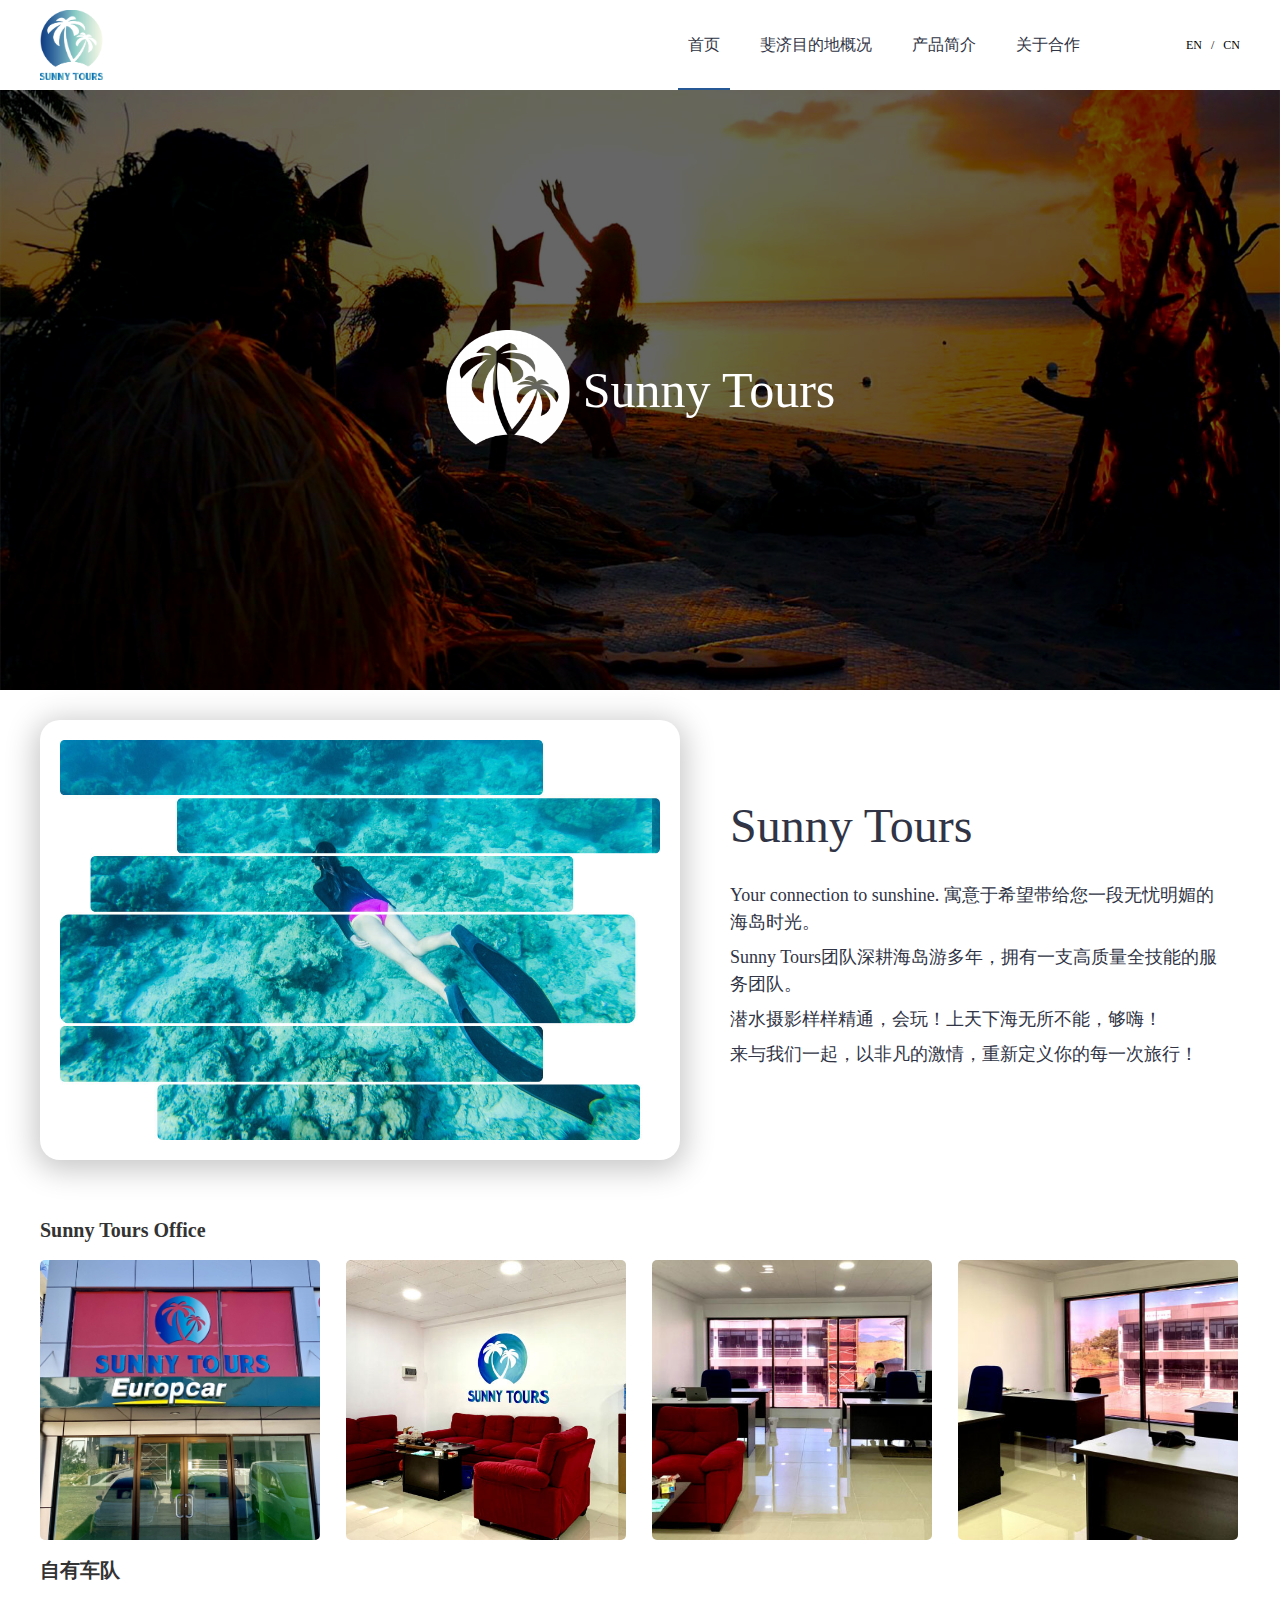
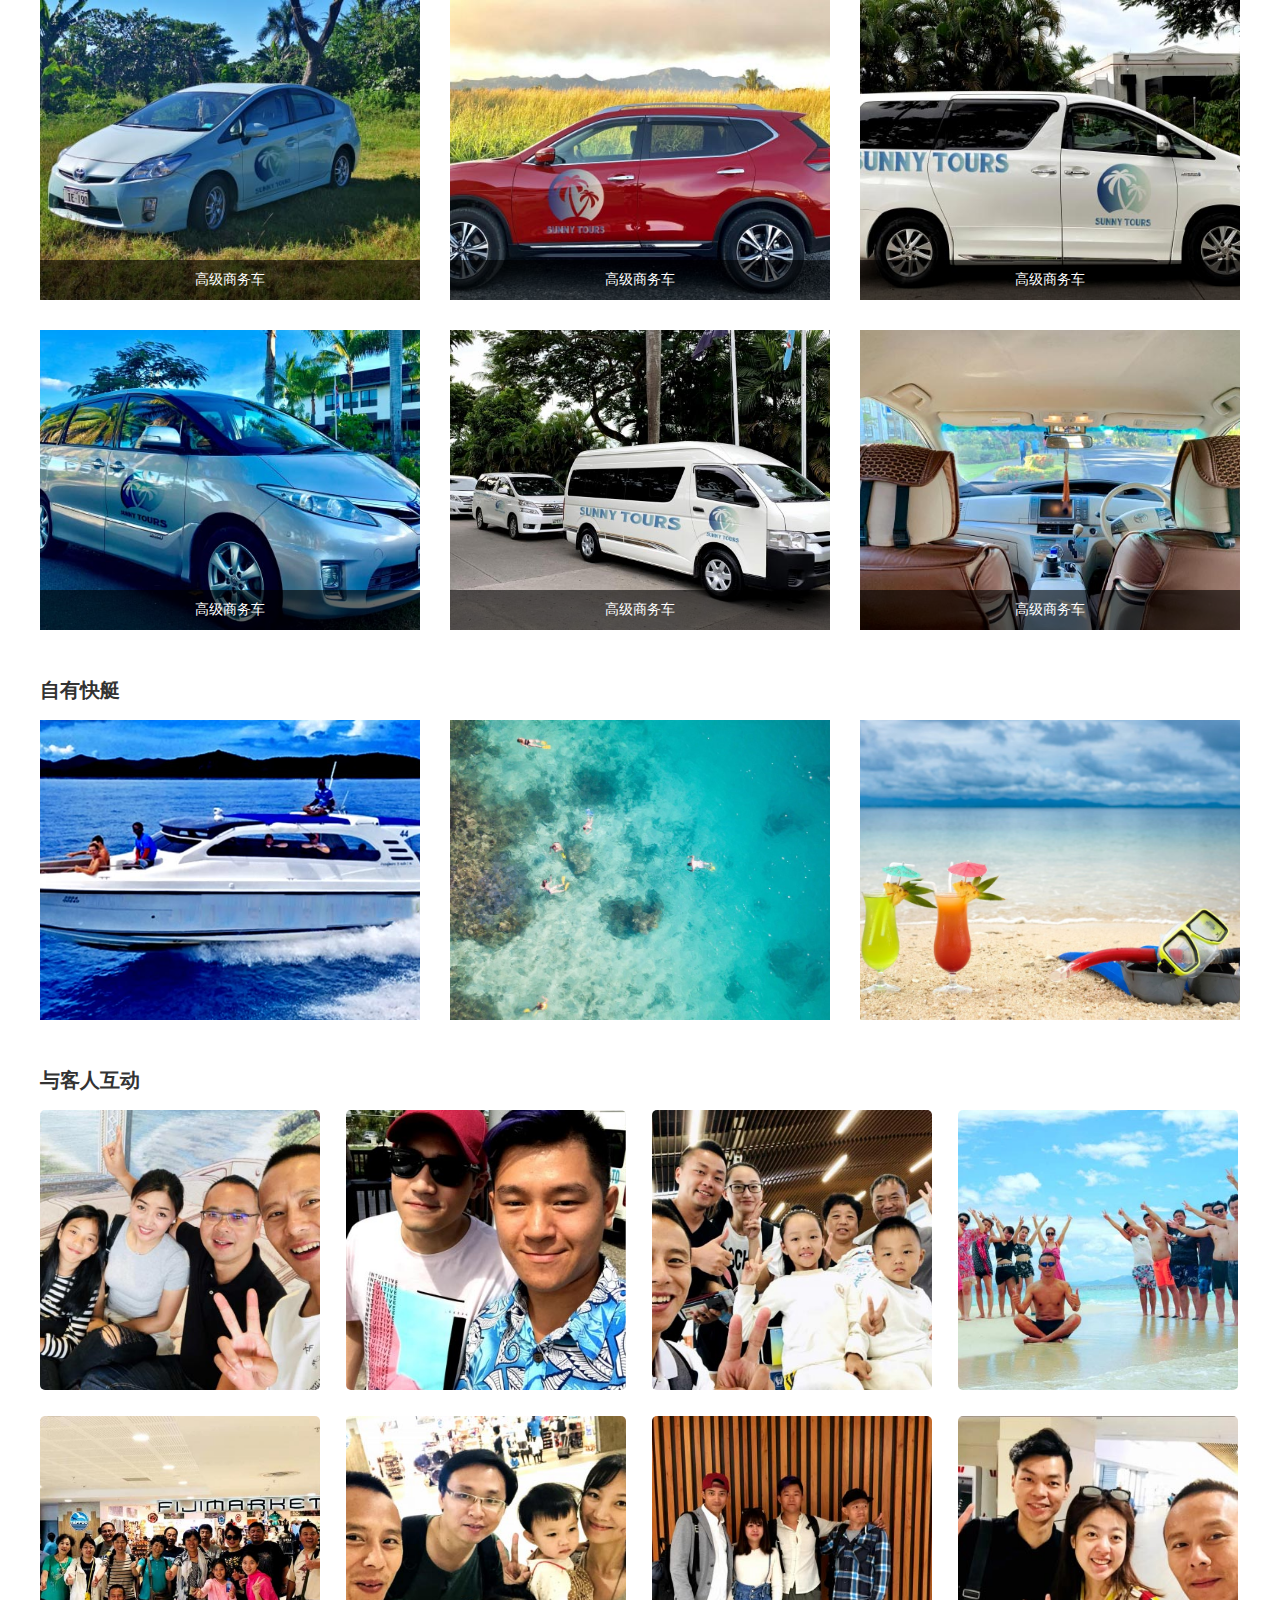
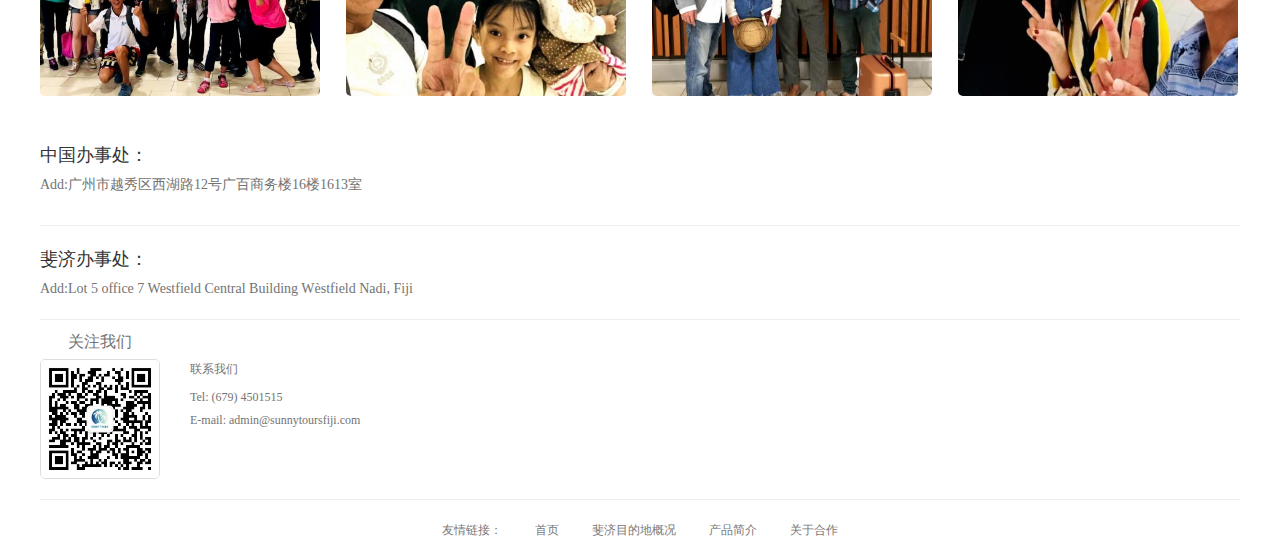
<file: index.html>
<!doctype html>
<html lang="zh">
<head>
	<meta charset="UTF-8">
	<meta http-equiv="X-UA-Compatible" content="IE=edge,chrome=1"> 
    <meta name="viewport" content="width=device-width,initial-scale=1,maximum-scale=1,minimum-scale=1,user-scalable=no" />
	<title>SUNNYTOURS</title>
	<link rel="stylesheet" href="./css/common/common.css">
	<link rel="stylesheet" href="./css/index/index.css">
</head>
<body>
	<div class="globle-head font_wryh">
		<div class="w1200 clearfix">
			<div class="logo fldi">

			</div>
			<div class="nav-item frdi">
				<ul class="list">
						<a href="./index.html"><li class="cur">首页</li></a>
						<a href="./aim.html"><li >斐济目的地概况</li></a>
						<a href="./product.html"><li >产品简介</li></a>
						<a href="./aboutUs.html"><li >关于合作</li></a>
				</ul>
			</div>
			<div class="change-item frdi">
				<a href="#">EN</a>
				<span class="line">/</span>
				<a href="#">CN</a>
			</div>
		</div>
	</div>
	<div class="index-page font_wryh">
		<div class="p1th">
			<div class="inner">
					<div class="item-1">
						<i class="logo"></i>
						<span class="txt">Sunny Tours</span>
					</div>
			</div>
			
		</div>
		<div class="p2th">
			<div class="w1200 clearfix">
					<div class="lbox fldi">
							<img src="./img/img-1.jpg">
						</div>
					<div class="rbox fldi">
						<div class="item-1">Sunny Tours</div>
						<div class="item-2">Your connection to sunshine. 寓意于希望带给您一段无忧明媚的海岛时光。</div>
						<div class="item-2">Sunny Tours团队深耕海岛游多年，拥有一支高质量全技能的服务团队。</div>
						<div class="item-2">潜水摄影样样精通，会玩！上天下海无所不能，够嗨！</div>
						<div class="item-2">来与我们一起，以非凡的激情，重新定义你的每一次旅行！</div>
					</div>	
			</div>
		</div>
		<div class="p3th">
			<div class="w1200">
				<div class="title">Sunny Tours Office</div>
				<ul class="list clearfix">
					<li>
						<img src="./img/img-2.jpg" alt=""> 
					</li>
					<li>
						<img src="./img/img-3.jpg" alt="">
					</li>
					<li>
						<img src="./img/img-4.jpg" alt="">
					</li>
					<li>
						<img src="./img/img-5.jpg" alt="">
					</li>
				</ul>
			</div>
		</div>
		<div class="p4th">
			<div class="w1200">
				<div class="title">自有车队</div>
				<ul class="list clearfix">
					<li>
						<img src="./img/1.jpg" alt="">
						<div class="txt">高级商务车</div>
					</li>
					<li>
						<img src="./img/2.jpg" alt="">
						<div class="txt">高级商务车</div>
					</li>
					<li>
						<img src="./img/3.jpg" alt="">
						<div class="txt">高级商务车</div>
					</li>
					
				</ul>
				<ul class="list clearfix">
					<li>
						<img src="./img/4.jpg" alt="">
						<div class="txt">高级商务车</div>
					</li>
					<li>
						<img src="./img/5.jpg" alt="">
						<div class="txt">高级商务车</div>
					</li>
					<li>
						<img src="./img/6.jpg" alt="">
						<div class="txt">高级商务车</div>
					</li>
					
				</ul>
			</div>
		</div>
		<!-- <div class="p5th">
			<div class="w1200">
				<div class="title">自有快艇</div>
				<div class="img-item">
					
				</div>
			</div>
			
		</div> -->
		<div class="p4th">
				<div class="w1200">
					<div class="title">自有快艇</div>
					<ul class="list clearfix">
						<li>
							<img src="./img/7.jpg" alt="">
							
						</li>
						<li>
							<img src="./img/31.jpg" alt="">
							
						</li>
						<li>
							<img src="./img/32.jpg" alt="">
							
						</li>
						
					</ul>
				</div>
			</div>
		<div class="p6th">
			<div class="w1200">
				<div class="title">与客人互动</div>
				<ul class="list clearfix">
					<li>
						<img src="./img/8.jpg" alt=""> 
					</li>
					<li>
						<img src="./img/9.jpg" alt="">
					</li>
					<li>
						<img src="./img/10.jpg" alt="">
					</li>
					<li>
						<img src="./img/11.jpg" alt="">
					</li>
				</ul>
				<ul class="list clearfix">
					<li>
						<img src="./img/12.jpg" alt=""> 
					</li>
					<li>
						<img src="./img/13.jpg" alt="">
					</li>
					<li>
						<img src="./img/15.jpg" alt="">
					</li>
					<li>
						<img src="./img/16.jpg" alt="">
					</li>
				</ul>
			</div>
		</div>
	</div>
	<div class="globle-foot font_wryh">
		<div class="w1200">
			<div class="item-1">
				<div class="tips-item">中国办事处：</div>
				<div class="address-item">Add:广州市越秀区西湖路12号广百商务楼16楼1613室</div>
				<!-- <ul class="list clearfix">
					<li class="clearfix">
						
						<div class="code-item fldi">
								<div class="img">
									<img src="./img/code-1.jpg" alt="">
								</div>
						</div>
						<div class="txt-item fldi">
							<div class="txt">Sales & Marketing   Samantha Su</div>
							<div class="txt"> Tel & WeChat:        18200887250</div>
							<div class="txt">E-mail:  samantha_su@sunnytoursfiji.com</div>
						</div>
					</li>
					<li class="clearfix">
						<div class="code-item fldi">
								<div class="img">
									<img src="./img/code-2.jpg" alt="">
								</div>
						</div>
						<div class="txt-item fldi">
							<div class="txt">Product Manager   Simei Huang</div>
							<div class="txt"> Tel & WeChat:        18819172803	</div>
							<div class="txt">E-mail:  simei_huang@sunnytoursfiji.com</div>
						</div>
						
					</li>
				</ul> -->
			</div>
			<div class="item-1">
					<div class="tips-item">斐济办事处：</div>
					<div class="address-item">Add:Lot 5 office 7 Westfield Central Building Wèstfield Nadi, Fiji</div>
						<ul class="list clearfix">
							<li class="clearfix">
								
								<div class="code-item fldi">
									<div class="tips">关注我们</div>
									<div class="img img-2">
										<img src="./img/code-3.jpg" alt="">
									</div>
									
								</div>
								<div class="txt-item fldi txt-item-2">
									<div class="txt-1">联系我们</div>
									<div class="txt">Tel:        (679) 4501515</div>
									<div class="txt"> E-mail:  admin@sunnytoursfiji.com</div>
								</div>
							</li>
							
						</ul>
					</div>
			</div>
			<div class="item-2">
				<span>友情链接：</span>
				<a href="./index.html">首页</a>
				<a href="./aim.html">斐济目的地概况</a>
				<a href="./product.html">产品简介</a>
				<a href="./aboutUs.html">关于合作</a>
			</div>
	</div>
	<script type="text/javascript">

	</script>
</body>
</html>
</file>
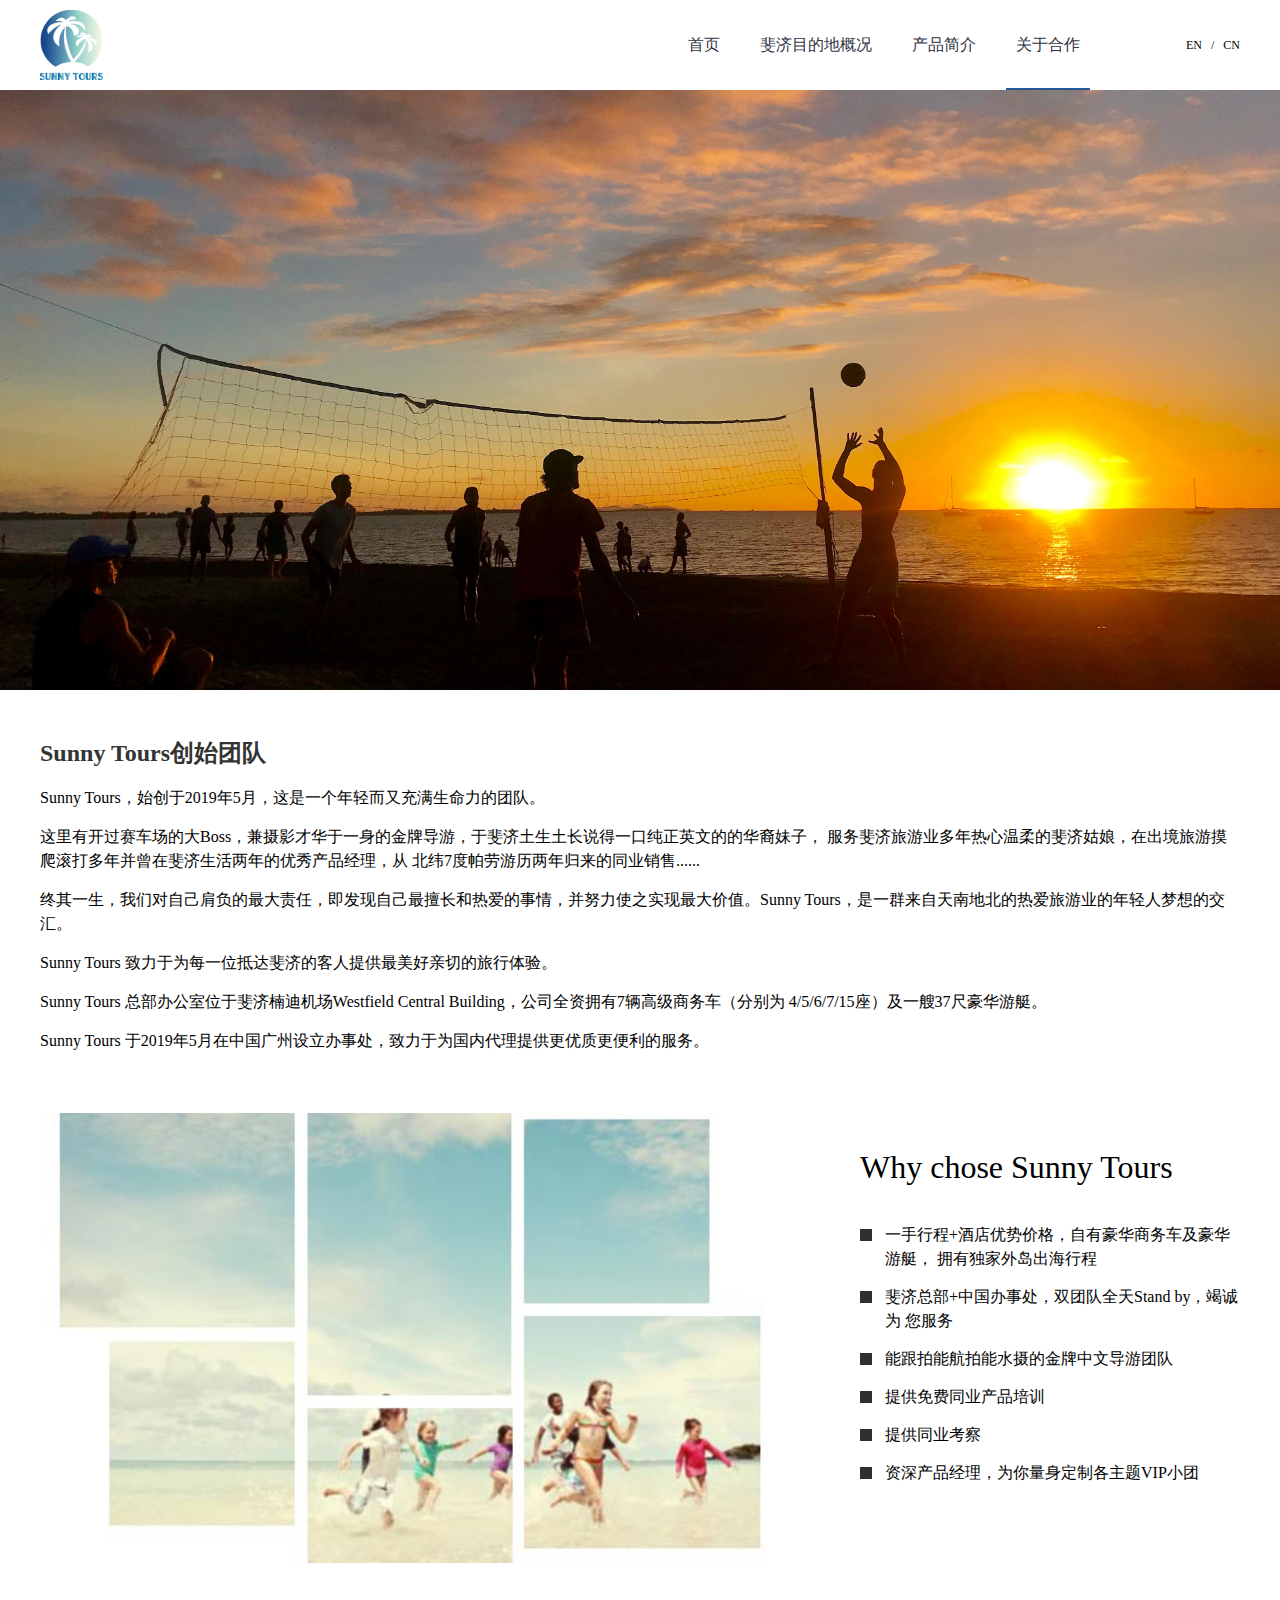
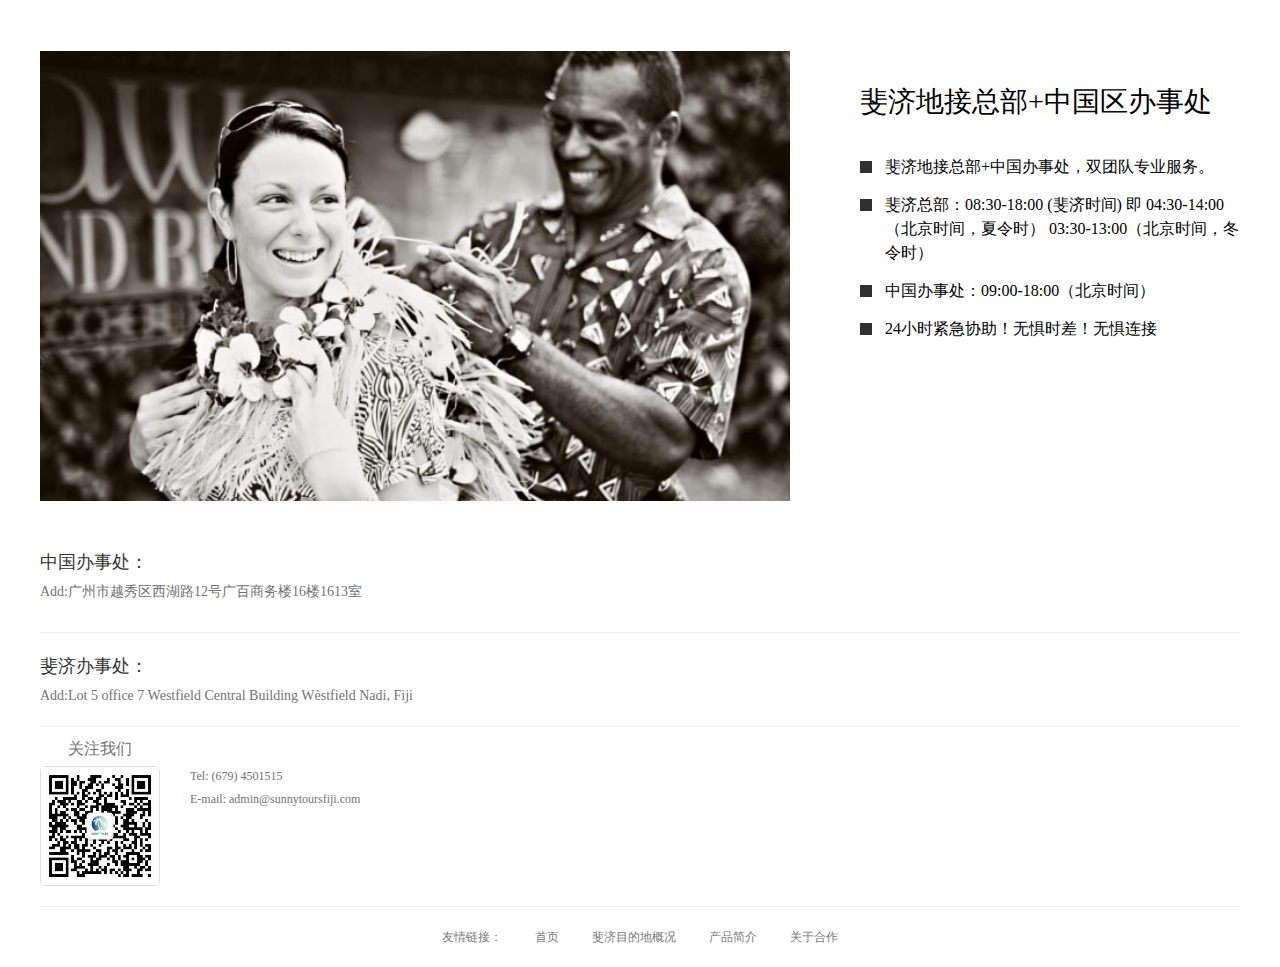
<file: aboutUs.html>
<!doctype html>
<html lang="zh">
<head>
	<meta charset="UTF-8">
	<meta http-equiv="X-UA-Compatible" content="IE=edge,chrome=1"> 
    <meta name="viewport" content="width=device-width,initial-scale=1,maximum-scale=1,minimum-scale=1,user-scalable=no" />
	<title>SUNNYTOURS</title>
	<link rel="stylesheet" href="./css/common/common.css">
	<link rel="stylesheet" href="./css/aboutUs/index.css">
</head>
<body>
	<div class="globle-head font_wryh">
		<div class="w1200 clearfix">
			<div class="logo fldi">

			</div>
			<div class="nav-item frdi">
				<ul class="list">
						<a href="./index.html"><li>首页</li></a>
						<a href="./aim.html"><li >斐济目的地概况</li></a>
						<a href="./product.html"><li >产品简介</li></a>
						<a href="./aboutUs.html"><li class="cur">关于合作</li></a>
				</ul>
			</div>
			<div class="change-item frdi">
				<a href="#">EN</a>
				<span class="line">/</span>
				<a href="#">CN</a>
			</div>
		</div>
	</div>
	<div class="aboutUs-page font_wryh">
		<div class="p1th">
			<div class="w1200">
			</div>
			
		</div>
		<div class="p2th">
			<div class="w1200">
					<div class="title">Sunny Tours创始团队</div>
					<div class="content">
						<div class="txt">Sunny Tours，始创于2019年5月，这是一个年轻而又充满生命力的团队。</div>
						<div class="txt">这里有开过赛车场的大Boss，兼摄影才华于一身的金牌导游，于斐济土生土长说得一口纯正英文的的华裔妹子， 服务斐济旅游业多年热心温柔的斐济姑娘，在出境旅游摸爬滚打多年并曾在斐济生活两年的优秀产品经理，从 北纬7度帕劳游历两年归来的同业销售......</div>
						<div class="txt">终其一生，我们对自己肩负的最大责任，即发现自己最擅长和热爱的事情，并努力使之实现最大价值。Sunny Tours，是一群来自天南地北的热爱旅游业的年轻人梦想的交汇。</div>
		
						<div class="txt">Sunny Tours 致力于为每一位抵达斐济的客人提供最美好亲切的旅行体验。</div>
		
						<div class="txt">Sunny Tours 总部办公室位于斐济楠迪机场Westfield Central Building，公司全资拥有7辆高级商务车（分别为 4/5/6/7/15座）及一艘37尺豪华游艇。</div>
		
						<div class="txt">Sunny Tours 于2019年5月在中国广州设立办事处，致力于为国内代理提供更优质更便利的服务。</div>
		
					</div>
			</div>
		</div>
		<div class="p3th">
			
			<div class="w1200 clearfix">
				<div class="item-1 item clearfix">
					<div class="lbox frdi">
						<div class="desc">Why chose Sunny Tours						</div>
						<div class="txt">一手行程+酒店优势价格，自有豪华商务车及豪华游艇，
								拥有独家外岛出海行程</div>
						<div class="txt">斐济总部+中国办事处，双团队全天Stand by，竭诚为
								您服务</div>
						<div class="txt">能跟拍能航拍能水摄的金牌中文导游团队</div>
						<div class="txt">提供免费同业产品培训</div>
						<div class="txt">提供同业考察</div>
						<div class="txt">资深产品经理，为你量身定制各主题VIP小团</div>
					</div>
					<div class="rbox fldi">
						<img src="./img/29.jpg" alt="">
					</div>
				</div>
		</div>

		<div class="p3th p4th">
				<div class="w1200 clearfix">
						<div class="item-1 item clearfix">
							<div class="lbox frdi">
								<div class="desc">斐济地接总部+中国区办事处									</div>
								<div class="txt">斐济地接总部+中国办事处，双团队专业服务。</div>
								<div class="txt">斐济总部：08:30-18:00 (斐济时间) 即 04:30-14:00（北京时间，夏令时） 03:30-13:00（北京时间，冬令时）</div>
								<div class="txt">中国办事处：09:00-18:00（北京时间）</div>
								<div class="txt">24小时紧急协助！无惧时差！无惧连接</div>
								
							</div>
							<div class="rbox fldi">
								<img src="./img/30.jpg" alt="">
							</div>
						</div>
		</div>
		
	</div>
	<div class="globle-foot font_wryh">
		<div class="w1200">
			<div class="item-1">
				<div class="tips-item">中国办事处：</div>
				<div class="address-item">Add:广州市越秀区西湖路12号广百商务楼16楼1613室</div>
				<!-- <ul class="list clearfix">
					<li class="clearfix">
						
						<div class="code-item fldi">
								<div class="img">
									<img src="./img/code-1.jpg" alt="">
								</div>
						</div>
						<div class="txt-item fldi">
							<div class="txt">Sales & Marketing   Samantha Su</div>
							<div class="txt"> Tel & WeChat:        18200887250</div>
							<div class="txt">E-mail:  samantha_su@sunnytoursfiji.com</div>
						</div>
					</li>
					<li class="clearfix">
						<div class="code-item fldi">
								<div class="img">
									<img src="./img/code-2.jpg" alt="">
								</div> 
						</div>
						<div class="txt-item fldi">
							<div class="txt">Product Manager   Simei Huang</div>
							<div class="txt"> Tel & WeChat:        18819172803	</div>
							<div class="txt">E-mail:  simei_huang@sunnytoursfiji.com</div>
						</div>
						
					</li>
				</ul> -->
			</div>
			<div class="item-1">
					<div class="tips-item">斐济办事处：</div>
					<div class="address-item">Add:Lot 5 office 7 Westfield Central Building Wèstfield Nadi, Fiji</div>
						<ul class="list clearfix">
							<li class="clearfix">
								
								<div class="code-item fldi">
									<div class="tips">关注我们</div>
									<div class="img img-2">
										<img src="./img/code-3.jpg" alt="">
									</div>
									
								</div>
								<div class="txt-item fldi txt-item-2">
									<div class="txt">Tel:        (679) 4501515</div>
									<div class="txt"> E-mail:  admin@sunnytoursfiji.com</div>
								</div>
							</li>
							
						</ul>
					</div>
			</div>
			<div class="item-2">
				<span>友情链接：</span>
				<a href="./index.html">首页</a>
				<a href="./aim.html">斐济目的地概况</a>
				<a href="./product.html">产品简介</a>
				<a href="./aboutUs.html">关于合作</a>
			</div>
	</div>
	<script type="text/javascript">

	</script>
</body>
</html>
</file>
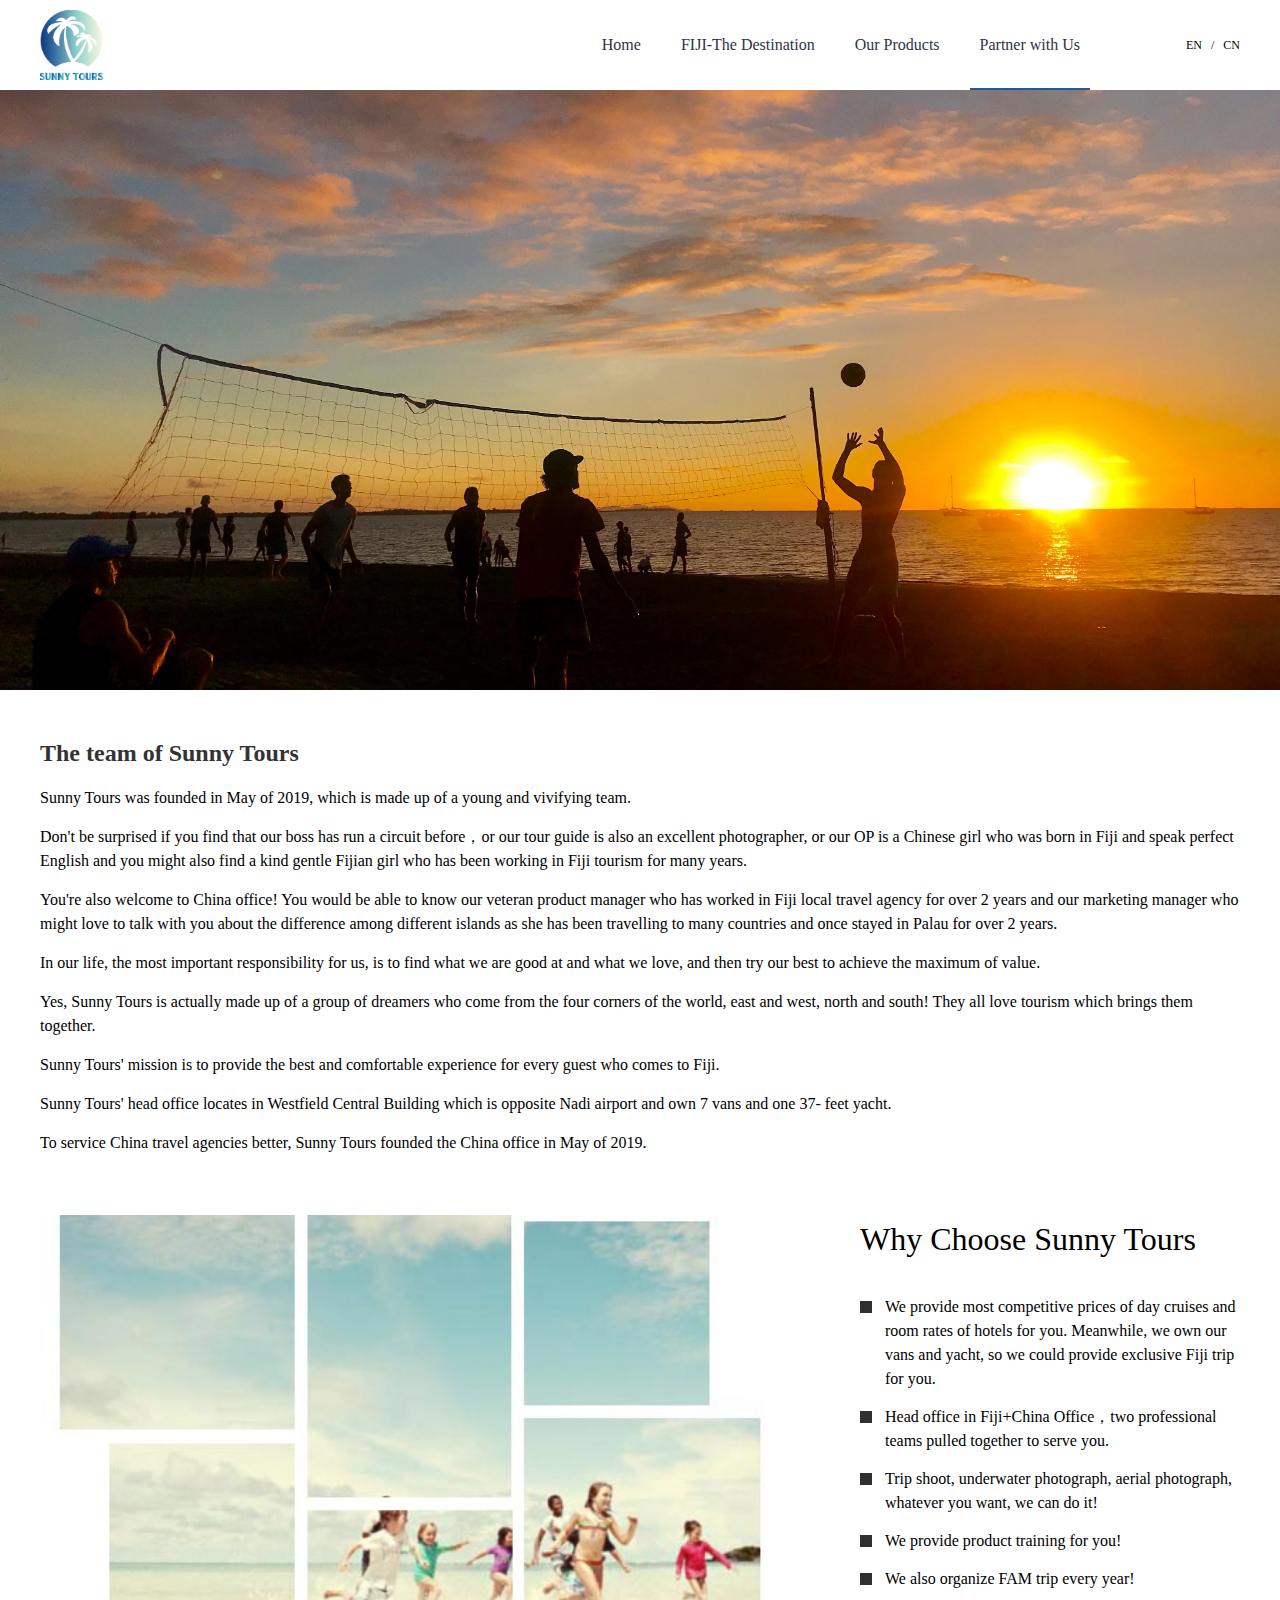
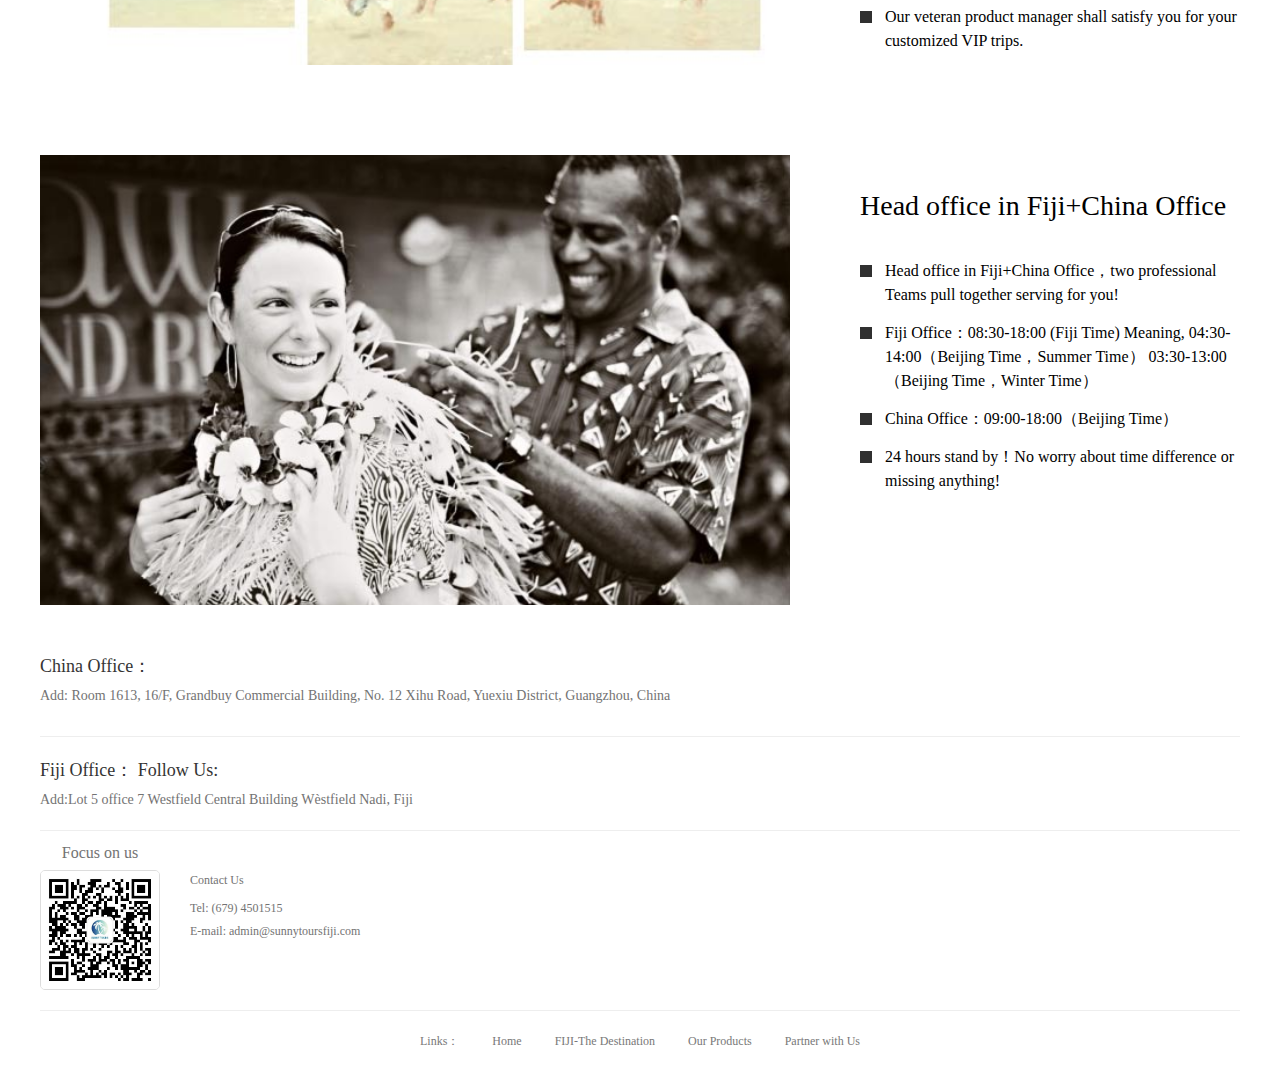
<file: aboutUsEn.html>
<!doctype html>
<html lang="zh">
<head>
	<meta charset="UTF-8">
	<meta http-equiv="X-UA-Compatible" content="IE=edge,chrome=1"> 
    <meta name="viewport" content="width=device-width,initial-scale=1,maximum-scale=1,minimum-scale=1,user-scalable=no" />
	<title>SUNNYTOURS</title>
	<link rel="stylesheet" href="./css/common/common.css">
	<link rel="stylesheet" href="./css/aboutUs/index.css">
</head>
<body>
	<div class="globle-head font_wryh">
		<div class="w1200 clearfix">
			<div class="logo fldi">

			</div>
			<div class="nav-item frdi">
				<ul class="list">
						<a href="./indexEn.html"><li>Home</li></a>
						<a href="./aimEn.html"><li >FIJI-The Destination</li></a>
						<a href="./productEn.html"><li >Our Products</li></a>
						<a href="./aboutUsEn.html"><li class="cur">Partner with Us</li></a>
				</ul>
			</div>
			<div class="change-item frdi">
				<a href="./aboutUsEn.html">EN</a>
				<span class="line">/</span>
				<a href="./aboutUs.html">CN</a>
			</div>
		</div>
	</div>
	<div class="aboutUs-page font_wryh">
		<div class="p1th">
			<div class="w1200">
			</div>
			
		</div>
		<div class="p2th">
			<div class="w1200">
					<div class="title">The team of Sunny Tours</div>
					<div class="content">
						<div class="txt">Sunny Tours was founded in May of 2019, which is made up of a young and vivifying team.</div>
						<div class="txt">Don't be surprised if you find that our boss has run a circuit before，or our tour guide is also an excellent photographer, or our OP is a Chinese girl who was born in Fiji and speak perfect English and you might also find a kind gentle Fijian girl who has been working in Fiji tourism for many years.</div>
						<div class="txt">You're also welcome to China office! You would be able to know our veteran product manager who has worked in Fiji local travel agency for over 2 years and our marketing manager who might love to talk with you about the difference among different islands as she has been travelling to many countries and once stayed in Palau for over 2 years.</div>
		
						<div class="txt">In our life, the most important responsibility for us, is to find what we are good at and what we love, and then try our best to achieve the maximum of value.</div>
		
						<div class="txt">Yes, Sunny Tours is actually  made up of a group of dreamers who come from the four corners of the world, east and west, north and south! They all love tourism which brings them together.</div>
		
						<div class="txt">Sunny Tours' mission is to provide the best and comfortable experience for every guest who comes to Fiji.</div>
						<div class="txt">Sunny Tours' head office locates in Westfield Central Building which is opposite Nadi airport and own 7 vans and one 37- feet yacht.</div>
						<div class="txt">To service China travel agencies better, Sunny Tours founded the China office in May of 2019.</div>

					</div>
			</div>
		</div>
		<div class="p3th">
			
			<div class="w1200 clearfix">
				<div class="item-1 item clearfix">
					<div class="lbox frdi" style="padding-top: 0px;">
						<div class="desc">Why Choose Sunny Tours						</div>
						<div class="txt">We provide most competitive prices of day cruises and room rates of hotels for you. Meanwhile, we own our vans and yacht, so we could provide exclusive Fiji trip for you.</div>
						<div class="txt">Head office in Fiji+China Office，two professional teams pulled together to serve you.</div>
						<div class="txt">Trip shoot, underwater photograph, aerial photograph, whatever you want, we can do it!</div>
						<div class="txt">We provide product training for you!</div>
						<div class="txt">We also organize FAM trip every year!</div>
						<div class="txt">Our veteran product manager shall satisfy you for your customized VIP trips.</div>
					</div>
					<div class="rbox fldi">
						<img src="./img/29.jpg" alt="">
					</div>
				</div>
		</div>

		<div class="p3th p4th">
				<div class="w1200 clearfix">
						<div class="item-1 item clearfix">
							<div class="lbox frdi">
								<div class="desc">Head office in Fiji+China Office								</div>
								<div class="txt">Head office in Fiji+China Office，two professional Teams pull together serving for you!</div>
								<div class="txt">Fiji Office：08:30-18:00 (Fiji Time) Meaning, 04:30-14:00（Beijing Time，Summer Time） 03:30-13:00（Beijing Time，Winter Time）</div>
								<div class="txt">China Office：09:00-18:00（Beijing Time）</div>
								<div class="txt">24 hours stand by！No worry about time difference or missing anything!</div>
								
							</div>
							<div class="rbox fldi">
								<img src="./img/30.jpg" alt="">
							</div>
						</div>
		</div>
		
	</div>
	<div class="globle-foot font_wryh">
		<div class="w1200">
			<div class="item-1">
				<div class="tips-item">China Office：</div>
				<div class="address-item">Add: Room 1613, 16/F, Grandbuy Commercial Building, No. 12 Xihu Road, Yuexiu District, Guangzhou, China</div>
				<!-- <ul class="list clearfix">
					<li class="clearfix">
						
						<div class="code-item fldi">
								<div class="img">
									<img src="./img/code-1.jpg" alt="">
								</div>
						</div>
						<div class="txt-item fldi">
							<div class="txt">Sales & Marketing   Samantha Su</div>
							<div class="txt"> Tel & WeChat:        18200887250</div>
							<div class="txt">E-mail:  samantha_su@sunnytoursfiji.com</div>
						</div>
					</li>
					<li class="clearfix">
						<div class="code-item fldi">
								<div class="img">
									<img src="./img/code-2.jpg" alt="">
								</div>
						</div>
						<div class="txt-item fldi">
							<div class="txt">Product Manager   Simei Huang</div>
							<div class="txt"> Tel & WeChat:        18819172803	</div>
							<div class="txt">E-mail:  simei_huang@sunnytoursfiji.com</div>
						</div>
						
					</li>
				</ul> -->
			</div>
			<div class="item-1">
					<div class="tips-item">Fiji Office： Follow Us:</div>
					<div class="address-item">Add:Lot 5 office 7 Westfield Central Building Wèstfield Nadi, Fiji</div>
						<ul class="list clearfix">
							<li class="clearfix">
								
								<div class="code-item fldi">
									<div class="tips">Focus on us</div>
									<div class="img img-2">
										<img src="./img/code-3.jpg" alt="">
									</div>
									
								</div>
								<div class="txt-item fldi txt-item-2">
									<div class="txt-1">Contact Us</div>
									<div class="txt">Tel:        (679) 4501515</div>
									<div class="txt"> E-mail:  admin@sunnytoursfiji.com</div>
								</div>
							</li>
							
						</ul>
					</div>
			</div>
			<div class="item-2">
				<span>Links：</span>
				<a href="./indexEn.html">Home</a>
				<a href="./aimEn.html">FIJI-The Destination</a>
				<a href="./productEn.html">Our Products</a>
				<a href="./aboutUsEn.html">Partner with Us</a>
			</div>
	</div>
	<script type="text/javascript">

	</script>
</body>
</html>
</file>
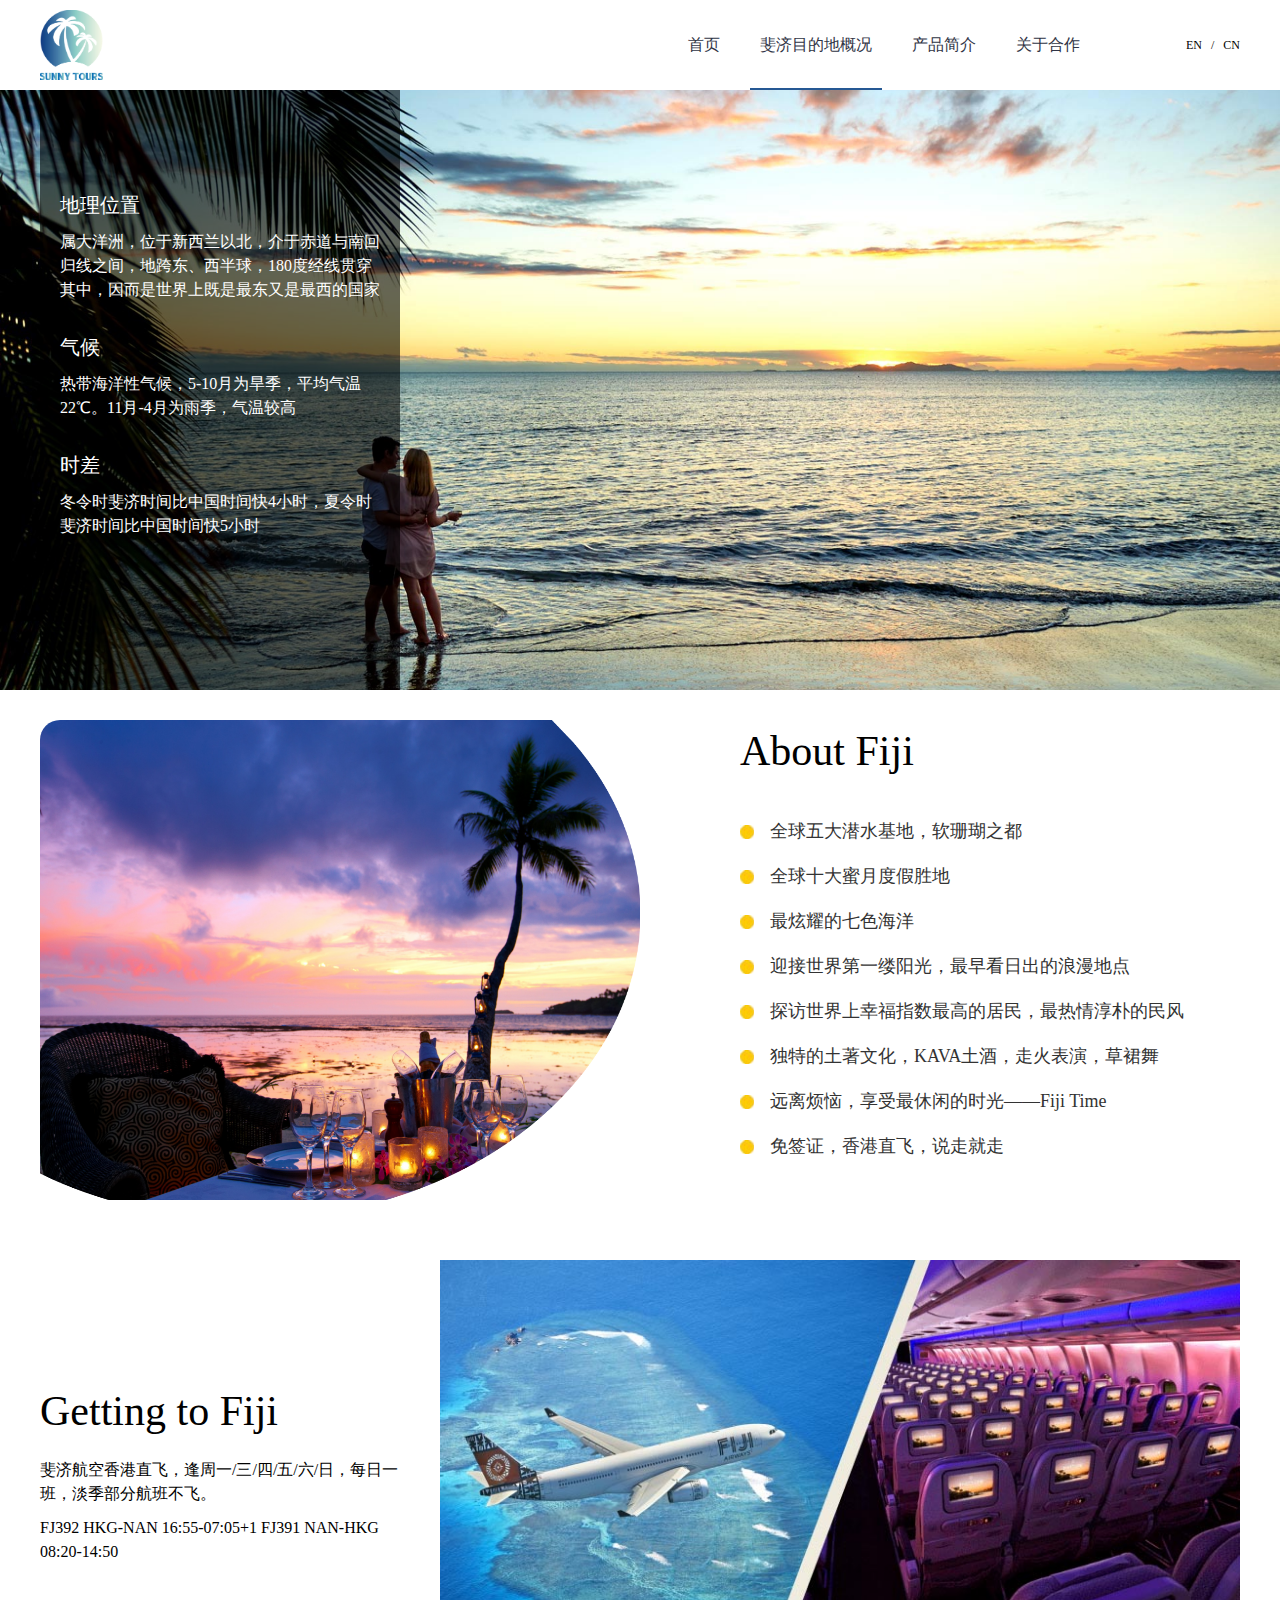
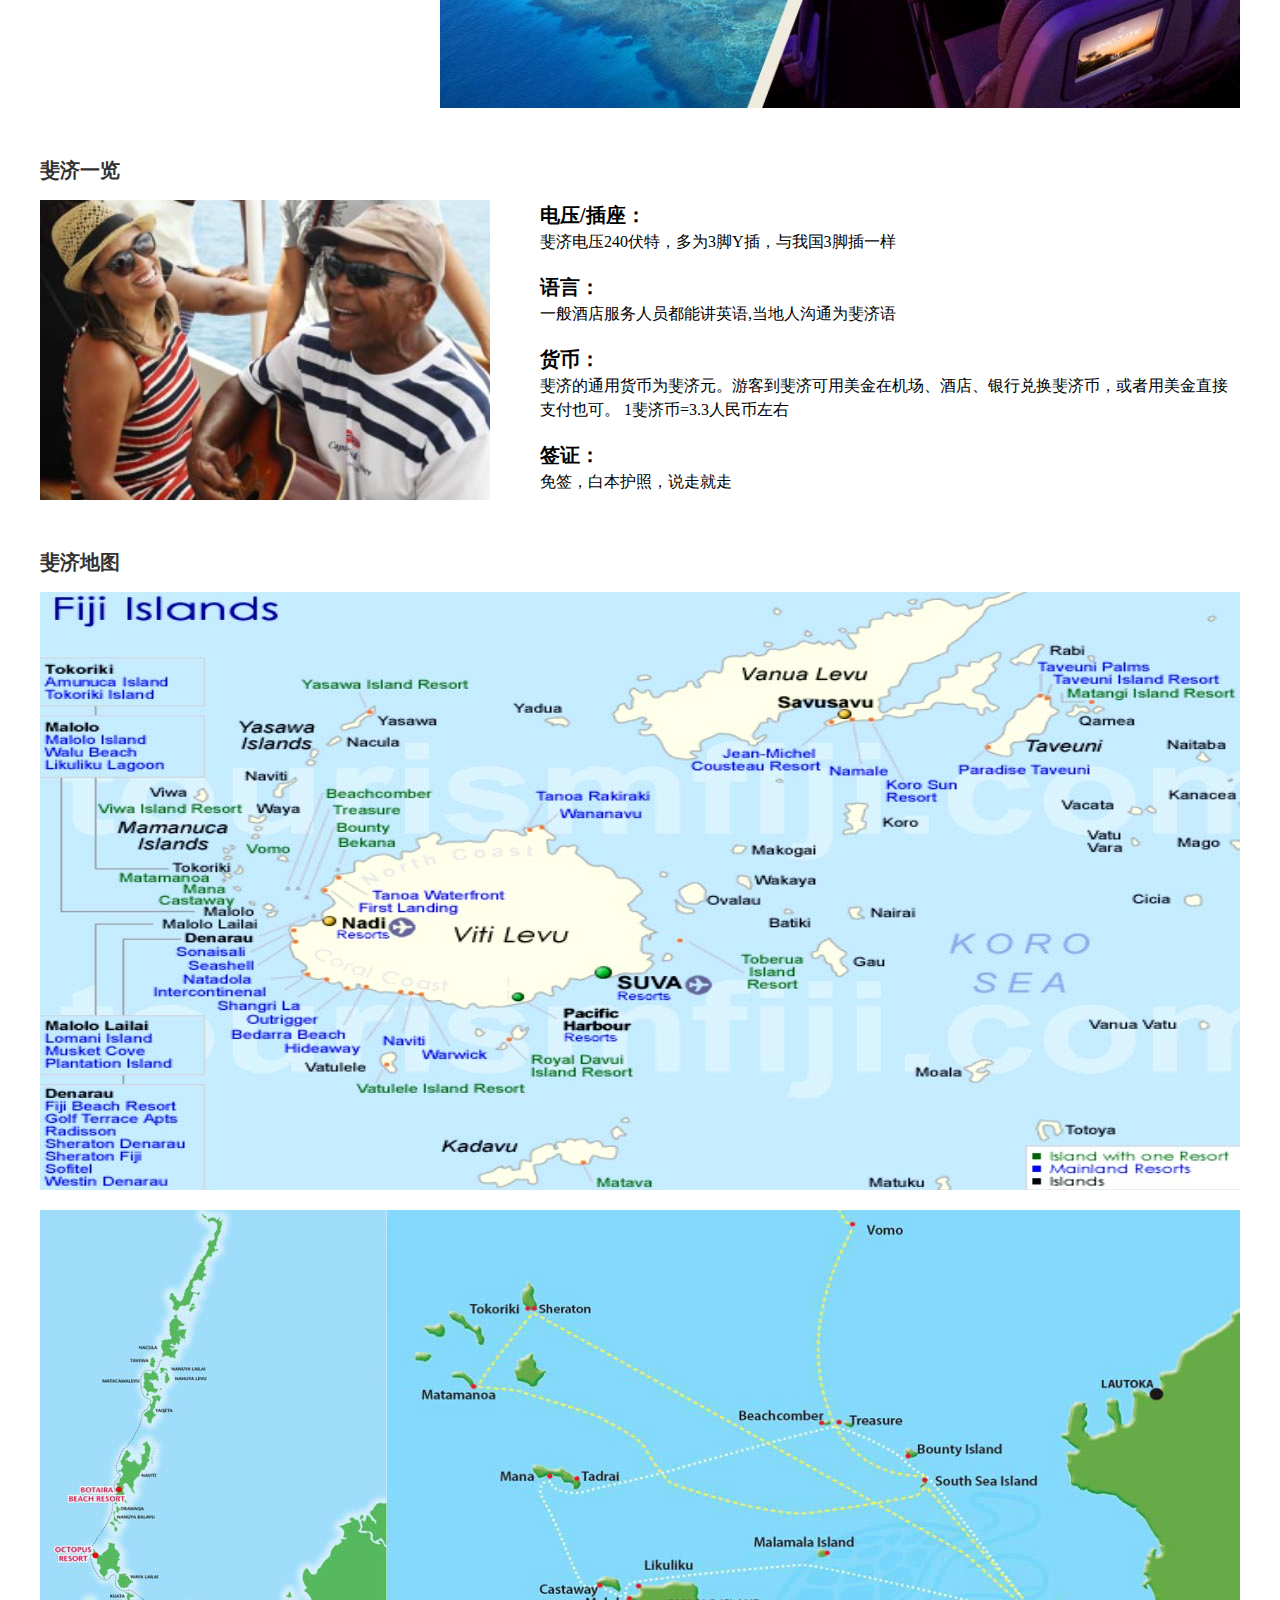
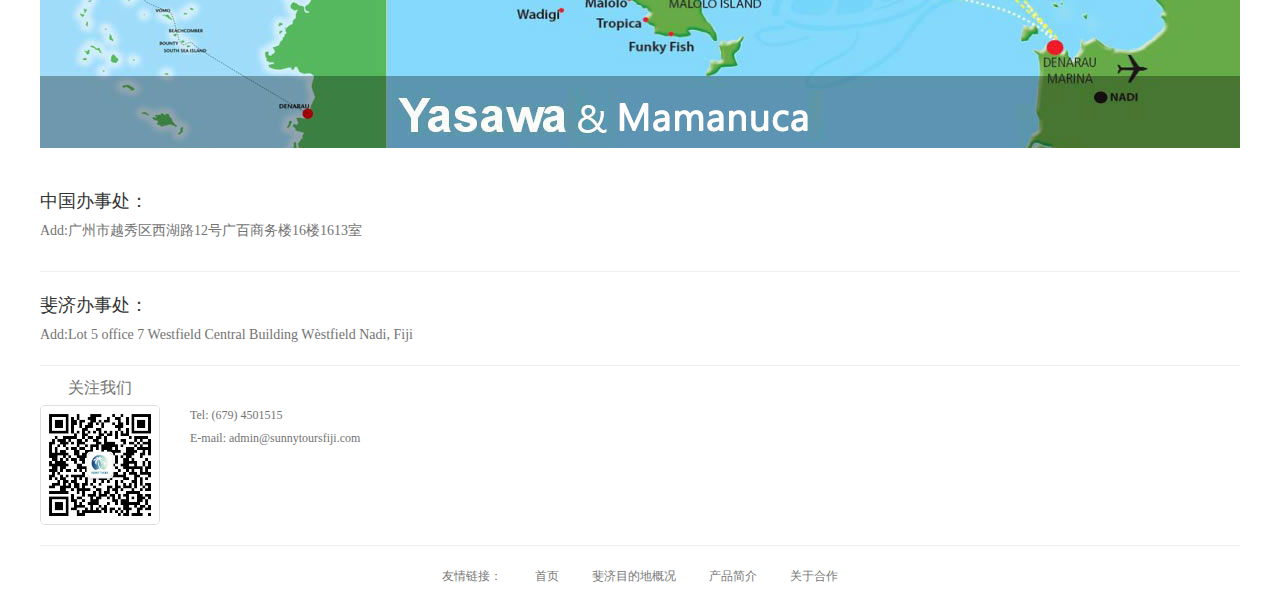
<file: aim.html>
<!doctype html>
<html lang="zh">
<head>
	<meta charset="UTF-8">
	<meta http-equiv="X-UA-Compatible" content="IE=edge,chrome=1"> 
    <meta name="viewport" content="width=device-width,initial-scale=1,maximum-scale=1,minimum-scale=1,user-scalable=no" />
	<title>SUNNYTOURS</title>
	<link rel="stylesheet" href="./css/common/common.css">
	<link rel="stylesheet" href="./css/aim/index.css">
</head>
<body>
	<div class="globle-head font_wryh">
		<div class="w1200 clearfix">
			<div class="logo fldi">

			</div>
			<div class="nav-item frdi">
					<ul class="list">
						<a href="./index.html"><li>首页</li></a>
						<a href="./aim.html"><li class="cur">斐济目的地概况</li></a>
						<a href="./product.html"><li >产品简介</li></a>
						<a href="./aboutUs.html"><li >关于合作</li></a>
					</ul>
			</div>
			<div class="change-item frdi">
				<a href="#">EN</a>
				<span class="line">/</span>
				<a href="#">CN</a>
			</div>
		</div>
	</div>
	<div class="aim-page font_wryh">
		<div class="p1th">
			<div class="w1200">
				<div class="item-wrap">
					<div class="wrap">
						<div class="item">
							<div class="item-1">地理位置</div>
							<div class="item-2">属大洋洲，位于新西兰以北，介于赤道与南回归线之间，地跨东、西半球，180度经线贯穿其中，因而是世界上既是最东又是最西的国家</div>
						</div>
						<div class="item">
							<div class="item-1">气候</div>
							<div class="item-2">热带海洋性气候，5-10月为旱季，平均气温22℃。11月-4月为雨季，气温较高</div>
						</div>
						<div class="item">
							<div class="item-1">时差</div>
							<div class="item-2">冬令时斐济时间比中国时间快4小时，夏令时斐济时间比中国时间快5小时</div>
						</div>
					</div>
				</div>
			</div>
			
		</div>
		<div class="p2th">
			<div class="w1200 clearfix">
					<div class="lbox fldi">
							<img src="./img/17.png">
						</div>
					<div class="rbox frdi">
						<div class="desc">About Fiji</div>
						<ul class="list">
							<li>全球五大潜水基地，软珊瑚之都</li>
							<li>全球十大蜜月度假胜地</li>
							<li>最炫耀的七色海洋</li>
							<li>迎接世界第一缕阳光，最早看日出的浪漫地点</li>
							<li>探访世界上幸福指数最高的居民，最热情淳朴的民风</li>
							<li>独特的土著文化，KAVA土酒，走火表演，草裙舞</li>
							<li>远离烦恼，享受最休闲的时光——Fiji Time</li>
							<li>免签证，香港直飞，说走就走</li>
						</ul>
					</div>	
			</div>
		</div>
		<div class="p3th">
			<div class="w1200 clearfix">
				<div class="lbox fldi">
					<div class="desc">Getting to Fiji</div>
					<div class="txt">斐济航空香港直飞，逢周一/三/四/五/六/日，每日一班，淡季部分航班不飞。
					</div>
					<div class="txt">FJ392 HKG-NAN 16:55-07:05+1     FJ391 NAN-HKG 08:20-14:50</div>
				</div>
				<div class="rbox frdi">
					<img src="./img/18.jpg" alt="">
				</div>
				
			</div>
		</div>
		<div class="p4th">
			<div class="w1200">
				<div class="title">斐济一览</div>
				<ul class="list clearfix">
					<li class="clearfix">
						
						<div class="lbox fldi">
							<img src="./img/19.jpg" alt="">
						</div>
						<div class="rbox frdi">
								<div class="item">
									<div class="txt-1">电压/插座：</div>
									<div class="txt-2">斐济电压240伏特，多为3脚Y插，与我国3脚插一样</div>
								</div>
								<div class="item">
									<div class="txt-1">语言：</div>
									<div class="txt-2">一般酒店服务人员都能讲英语,当地人沟通为斐济语</div>
								</div>
								<div class="item">
									<div class="txt-1">货币：</div>
									<div class="txt-2">斐济的通用货币为斐济元。游客到斐济可用美金在机场、酒店、银行兑换斐济币，或者用美金直接支付也可。  1斐济币=3.3人民币左右
									</div>
								</div>
								<div class="item">
										<div class="txt-1">签证：</div>
										<div class="txt-2">免签，白本护照，说走就走
										</div>
									</div>
							</div>
					</li>
					
				</ul>
				
			</div>
		</div>
		<div class="p5th">
			<div class="w1200">
				<div class="title">斐济地图</div>
				<div class="img-item-1">
					
				</div>
				<div class="img-item-2">
					
				</div>
			</div>
			
		</div>
	</div>
	<div class="globle-foot font_wryh">
		<div class="w1200">
			<div class="item-1">
				<div class="tips-item">中国办事处：</div>
				<div class="address-item">Add:广州市越秀区西湖路12号广百商务楼16楼1613室</div>
				<!-- <ul class="list clearfix">
					<li class="clearfix">
						
						<div class="code-item fldi">
								<div class="img">
									<img src="./img/code-1.jpg" alt="">
								</div>
						</div>
						<div class="txt-item fldi">
							<div class="txt">Sales & Marketing   Samantha Su</div>
							<div class="txt"> Tel & WeChat:        18200887250</div>
							<div class="txt">E-mail:  samantha_su@sunnytoursfiji.com</div>
						</div>
					</li>
					<li class="clearfix">
						<div class="code-item fldi">
								<div class="img">
									<img src="./img/code-2.jpg" alt="">
								</div>
						</div>
						<div class="txt-item fldi">
							<div class="txt">Product Manager   Simei Huang</div>
							<div class="txt"> Tel & WeChat:        18819172803	</div>
							<div class="txt">E-mail:  simei_huang@sunnytoursfiji.com</div>
						</div>
						
					</li>
				</ul> -->
			</div>
			<div class="item-1">
					<div class="tips-item">斐济办事处：</div>
					<div class="address-item">Add:Lot 5 office 7 Westfield Central Building Wèstfield Nadi, Fiji</div>
						<ul class="list clearfix">
							<li class="clearfix">
								
								<div class="code-item fldi">
									<div class="tips">关注我们</div>
									<div class="img img-2">
										<img src="./img/code-3.jpg" alt="">
									</div>
									
								</div>
								<div class="txt-item fldi txt-item-2">
									<div class="txt">Tel:        (679) 4501515</div>
									<div class="txt"> E-mail:  admin@sunnytoursfiji.com</div>
								</div>
							</li>
							
						</ul>
					</div>
			</div>
			<div class="item-2">
				<span>友情链接：</span>
				<a href="./index.html">首页</a>
				<a href="./aim.html">斐济目的地概况</a>
				<a href="./product.html">产品简介</a>
				<a href="./aboutUs.html">关于合作</a>
			</div>
	</div>
	<script type="text/javascript">

	</script>
</body>
</html>
</file>
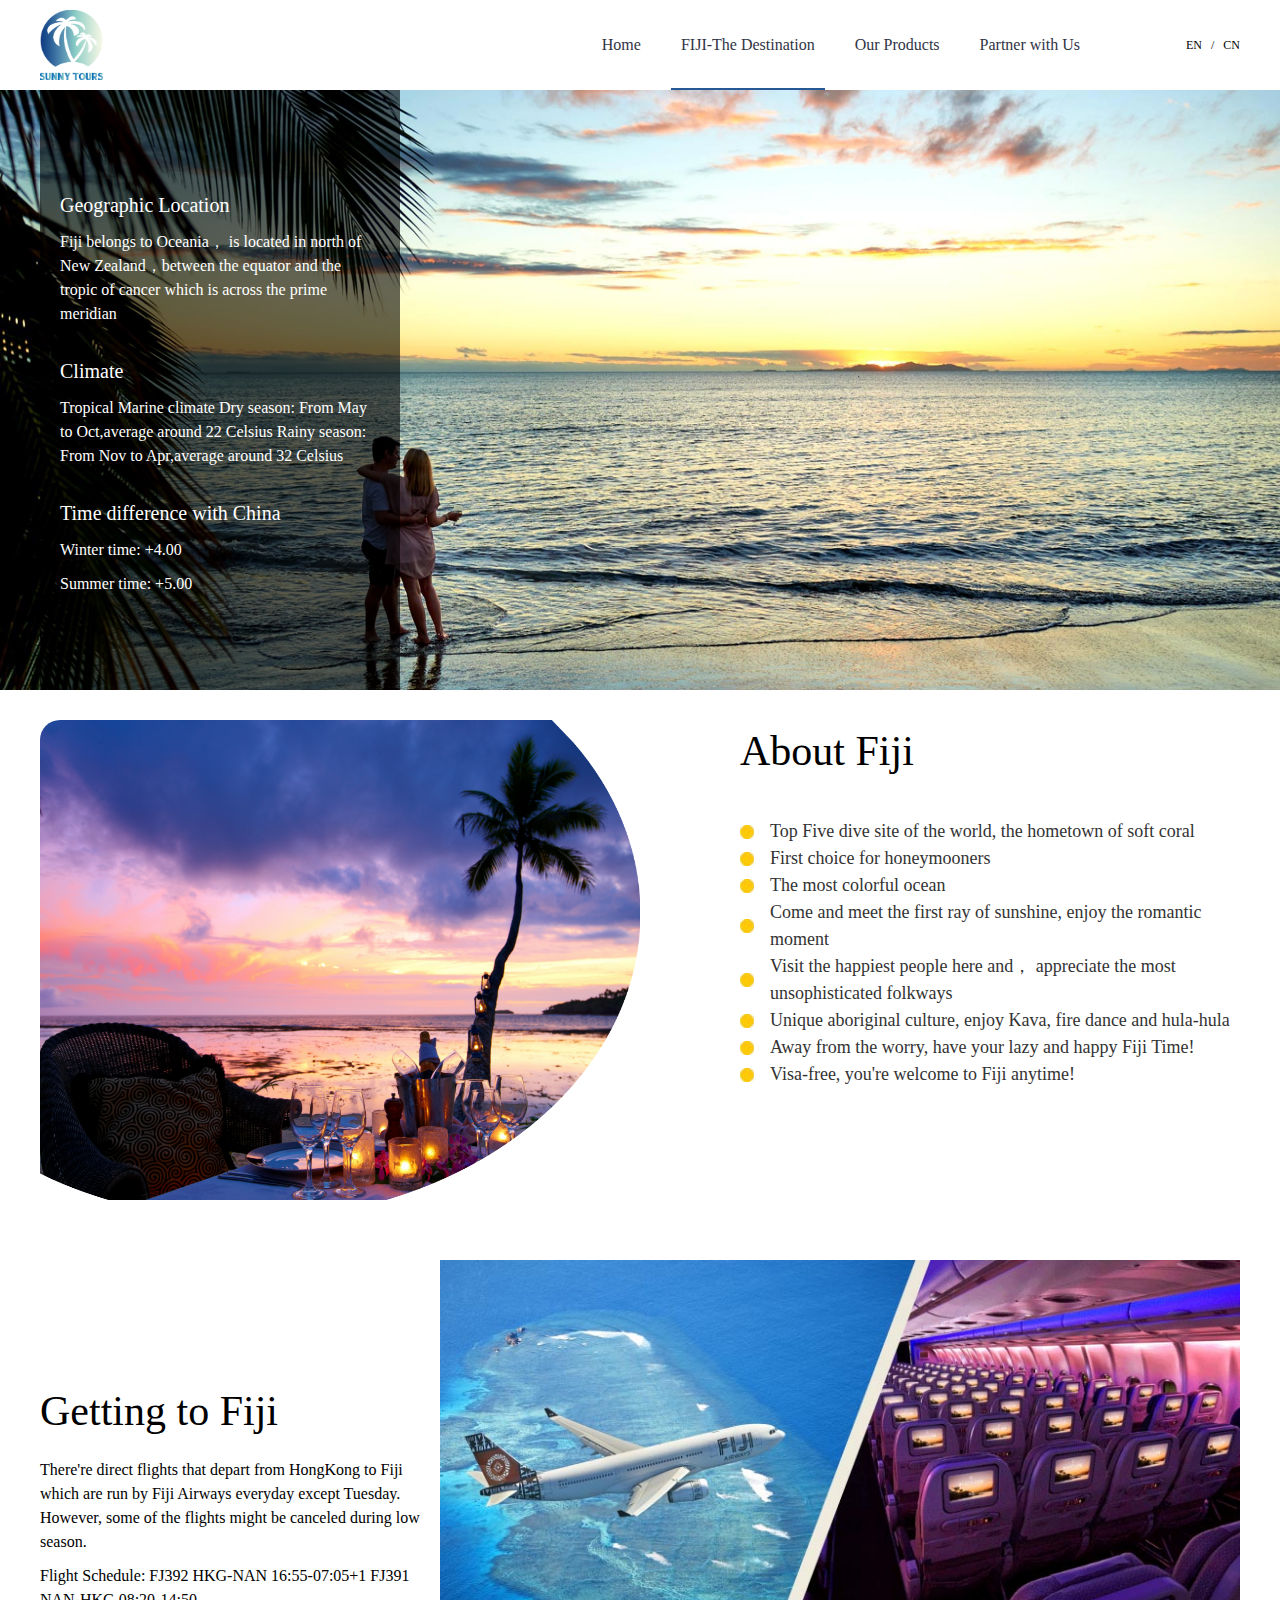
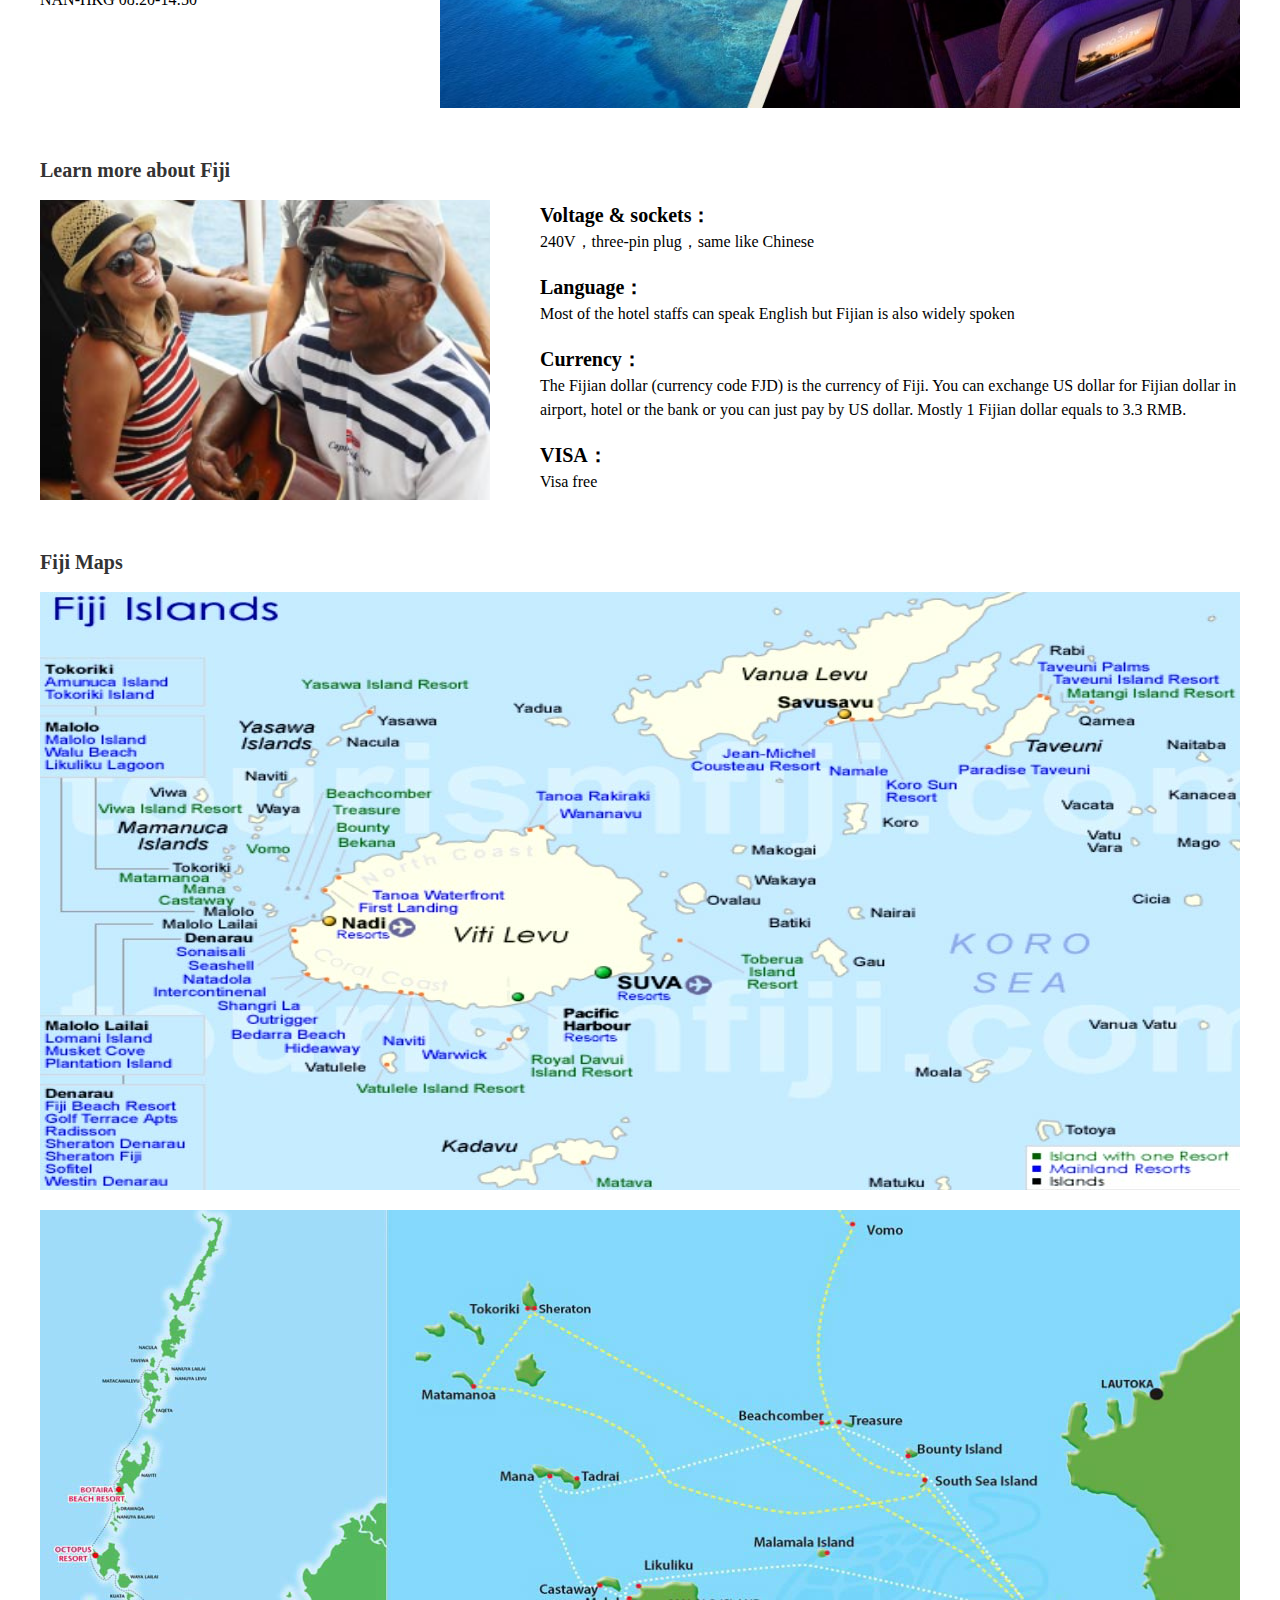
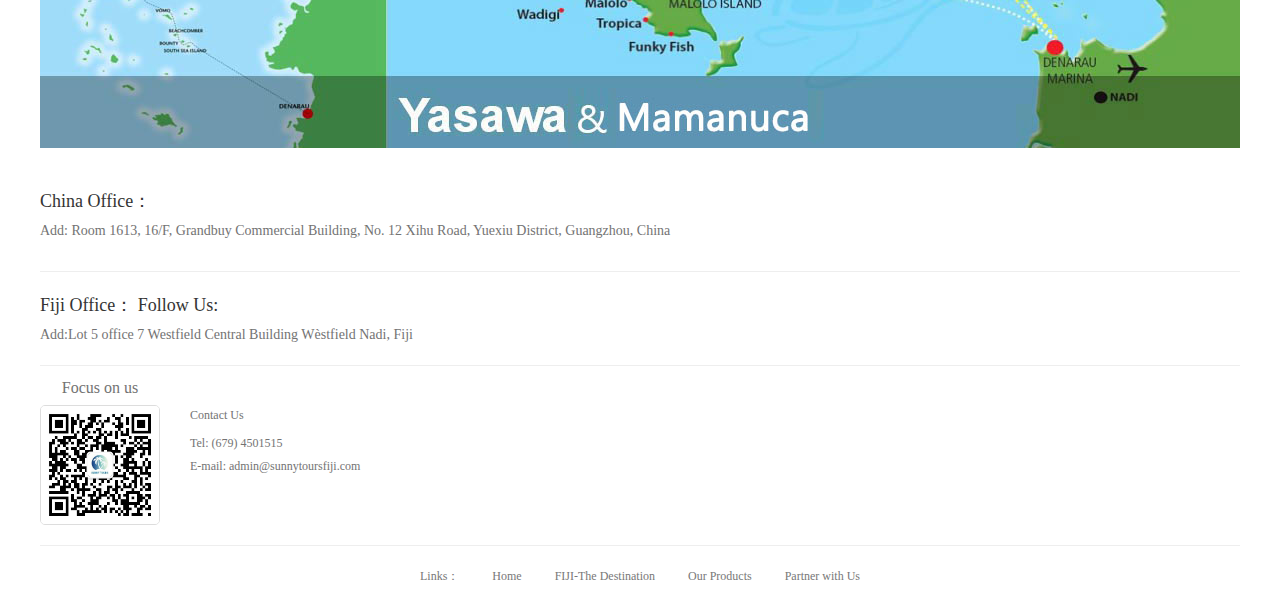
<file: aimEn.html>
<!doctype html>
<html lang="zh">
<head>
	<meta charset="UTF-8">
	<meta http-equiv="X-UA-Compatible" content="IE=edge,chrome=1"> 
    <meta name="viewport" content="width=device-width,initial-scale=1,maximum-scale=1,minimum-scale=1,user-scalable=no" />
	<title>SUNNYTOURS</title>
	<link rel="stylesheet" href="./css/common/common.css">
	<link rel="stylesheet" href="./css/aim/index.css">
</head>
<body>
	<div class="globle-head font_wryh">
		<div class="w1200 clearfix">
			<div class="logo fldi">

			</div>
			<div class="nav-item frdi">
					<ul class="list">
						<a href="./indexEn.html"><li>Home</li></a>
						<a href="./aimEn.html"><li class="cur">FIJI-The Destination</li></a>
						<a href="./productEn.html"><li >Our Products</li></a>
						<a href="./aboutUsEn.html"><li >Partner with Us</li></a>
					</ul>
			</div>
			<div class="change-item frdi">
				<a href="./aimEn.html">EN</a>
				<span class="line">/</span>
				<a href="./aim.html">CN</a>
			</div>
		</div>
	</div>
	<div class="aim-page font_wryh">
		<div class="p1th">
			<div class="w1200">
				<div class="item-wrap">
					<div class="wrap">
						<div class="item">
							<div class="item-1">Geographic Location</div>
							<div class="item-2">Fiji belongs to Oceania， is located in north of New Zealand，between the equator and the tropic of cancer which is across the prime meridian</div>
						</div>
						<div class="item">
							<div class="item-1">Climate</div>
							<div class="item-2">Tropical Marine climate Dry season: From May to Oct,average around 22 Celsius Rainy season: From Nov to Apr,average around 32 Celsius</div>
						</div>
						<div class="item">
							<div class="item-1">Time difference with China</div>
							<div class="item-2">Winter time: +4.00 </div>
							<div class="item-2">Summer time: +5.00</div>
							
						</div>
					</div>
				</div>
			</div>
			
		</div>
		<div class="p2th">
			<div class="w1200 clearfix">
					<div class="lbox fldi">
							<img src="./img/17.png">
						</div>
					<div class="rbox frdi">
						<div class="desc">About Fiji</div>
						<ul class="list">
							<li style="margin-bottom: 0">Top Five dive site of the world, the hometown of soft coral</li>
							<li style="margin-bottom: 0">First choice for honeymooners</li>
							<li style="margin-bottom: 0">The most colorful ocean</li>
							<li style="margin-bottom: 0">Come and meet the first ray of sunshine, enjoy the romantic moment</li>
							<li style="margin-bottom: 0">Visit the happiest people here and， appreciate the most unsophisticated folkways</li>
							<li style="margin-bottom: 0">Unique aboriginal culture, enjoy Kava, fire dance and hula-hula</li>
							<li style="margin-bottom: 0">Away from the worry, have your lazy and happy Fiji Time!</li>
							<li style="margin-bottom: 0">Visa-free, you're welcome to Fiji anytime!</li>
						</ul>
					</div>	
			</div>
		</div>
		<div class="p3th">
			<div class="w1200 clearfix">
				<div class="lbox fldi">
					<div class="desc">Getting to Fiji</div>
					<div class="txt">There're direct flights that depart from HongKong to Fiji which are run by Fiji Airways everyday except Tuesday. However, some of the flights might be canceled during low season.
					</div>
					<div class="txt">Flight Schedule: FJ392 HKG-NAN 16:55-07:05+1 FJ391 NAN-HKG 08:20-14:50</div>
				</div>
				<div class="rbox frdi">
					<img src="./img/18.jpg" alt="">
				</div>
				
			</div>
		</div>
		<div class="p4th">
			<div class="w1200">
				<div class="title">Learn more about Fiji</div>
				<ul class="list clearfix">
					<li class="clearfix">
						
						<div class="lbox fldi">
							<img src="./img/19.jpg" alt="">
						</div>
						<div class="rbox frdi">
								<div class="item">
									<div class="txt-1">Voltage & sockets：</div>
									<div class="txt-2">240V，three-pin plug，same like Chinese</div>
								</div>
								<div class="item">
									<div class="txt-1">Language：</div>
									<div class="txt-2">Most of the hotel staffs can speak English but Fijian is also widely spoken</div>
								</div>
								<div class="item">
									<div class="txt-1">Currency：</div>
									<div class="txt-2">The Fijian dollar (currency code FJD) is the currency of Fiji. You can exchange US dollar for Fijian dollar in airport, hotel or the bank or you can just pay by US dollar. Mostly 1 Fijian dollar equals to 3.3 RMB.
									</div>
								</div>
								<div class="item">
										<div class="txt-1">VISA：</div>
										<div class="txt-2">Visa free
										</div>
									</div>
							</div>
					</li>
					
				</ul>
				
			</div>
		</div>
		<div class="p5th">
			<div class="w1200">
				<div class="title">Fiji Maps</div>
				<div class="img-item-1">
					
				</div>
				<div class="img-item-2">
					
				</div>
			</div>
			
		</div>
	</div>
	<div class="globle-foot font_wryh">
		<div class="w1200">
			<div class="item-1">
				<div class="tips-item">China Office：</div>
				<div class="address-item">Add: Room 1613, 16/F, Grandbuy Commercial Building, No. 12 Xihu Road, Yuexiu District, Guangzhou, China</div>
				<!-- <ul class="list clearfix">
					<li class="clearfix">
						
						<div class="code-item fldi">
								<div class="img">
									<img src="./img/code-1.jpg" alt="">
								</div>
						</div>
						<div class="txt-item fldi">
							<div class="txt">Sales & Marketing   Samantha Su</div>
							<div class="txt"> Tel & WeChat:        18200887250</div>
							<div class="txt">E-mail:  samantha_su@sunnytoursfiji.com</div>
						</div>
					</li>
					<li class="clearfix">
						<div class="code-item fldi">
								<div class="img">
									<img src="./img/code-2.jpg" alt="">
								</div>
						</div>
						<div class="txt-item fldi">
							<div class="txt">Product Manager   Simei Huang</div>
							<div class="txt"> Tel & WeChat:        18819172803	</div>
							<div class="txt">E-mail:  simei_huang@sunnytoursfiji.com</div>
						</div>
						
					</li>
				</ul> -->
			</div>
			<div class="item-1">
					<div class="tips-item">Fiji Office： Follow Us:</div>
					<div class="address-item">Add:Lot 5 office 7 Westfield Central Building Wèstfield Nadi, Fiji</div>
						<ul class="list clearfix">
							<li class="clearfix">
								
								<div class="code-item fldi">
									<div class="tips">Focus on us</div>
									<div class="img img-2">
										<img src="./img/code-3.jpg" alt="">
									</div>
									
								</div>
								<div class="txt-item fldi txt-item-2">
									<div class="txt-1">Contact Us</div>
									<div class="txt">Tel:        (679) 4501515</div>
									<div class="txt"> E-mail:  admin@sunnytoursfiji.com</div>
								</div>
							</li>
							
						</ul>
					</div>
			</div>
			<div class="item-2">
				<span>Links：</span>
				<a href="./indexEn.html">Home</a>
				<a href="./aimEn.html">FIJI-The Destination</a>
				<a href="./productEn.html">Our Products</a>
				<a href="./aboutUsEn.html">Partner with Us</a>
			</div>
	</div>
	<script type="text/javascript">

	</script>
</body>
</html>
</file>
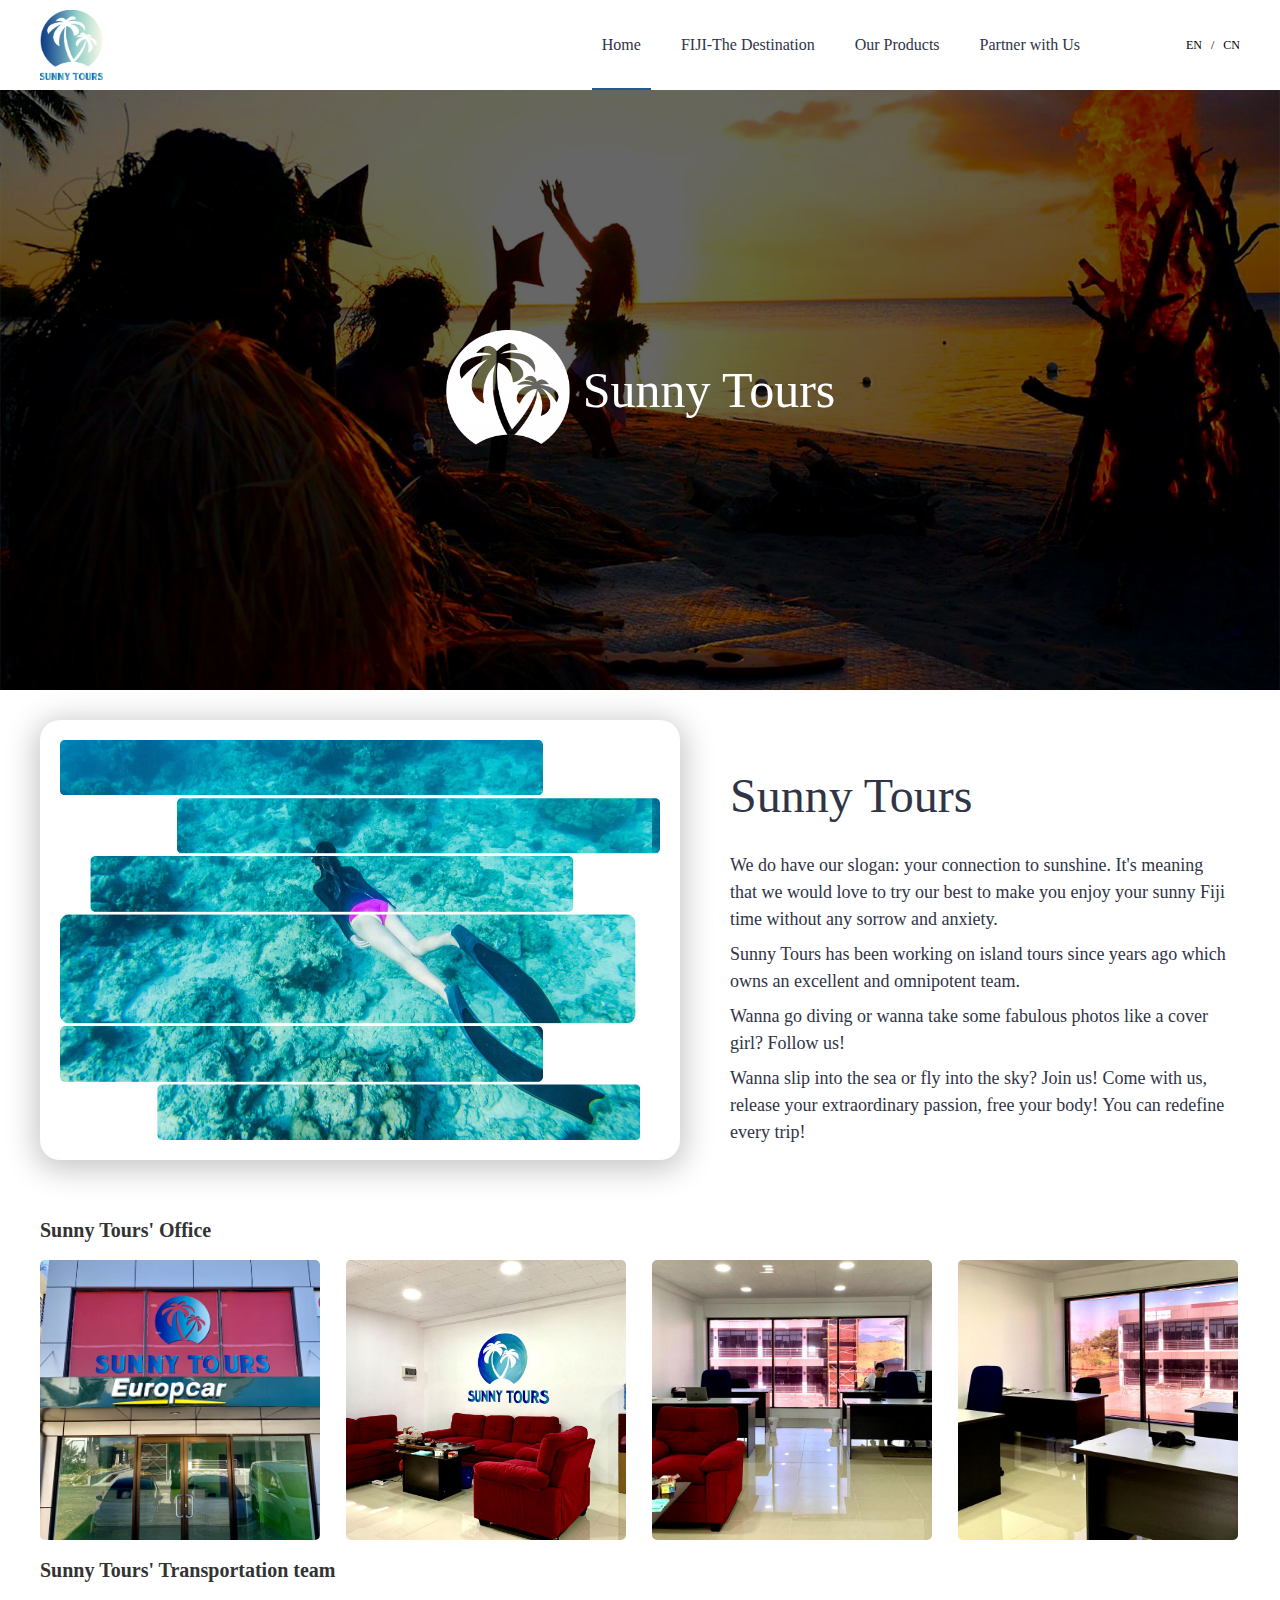
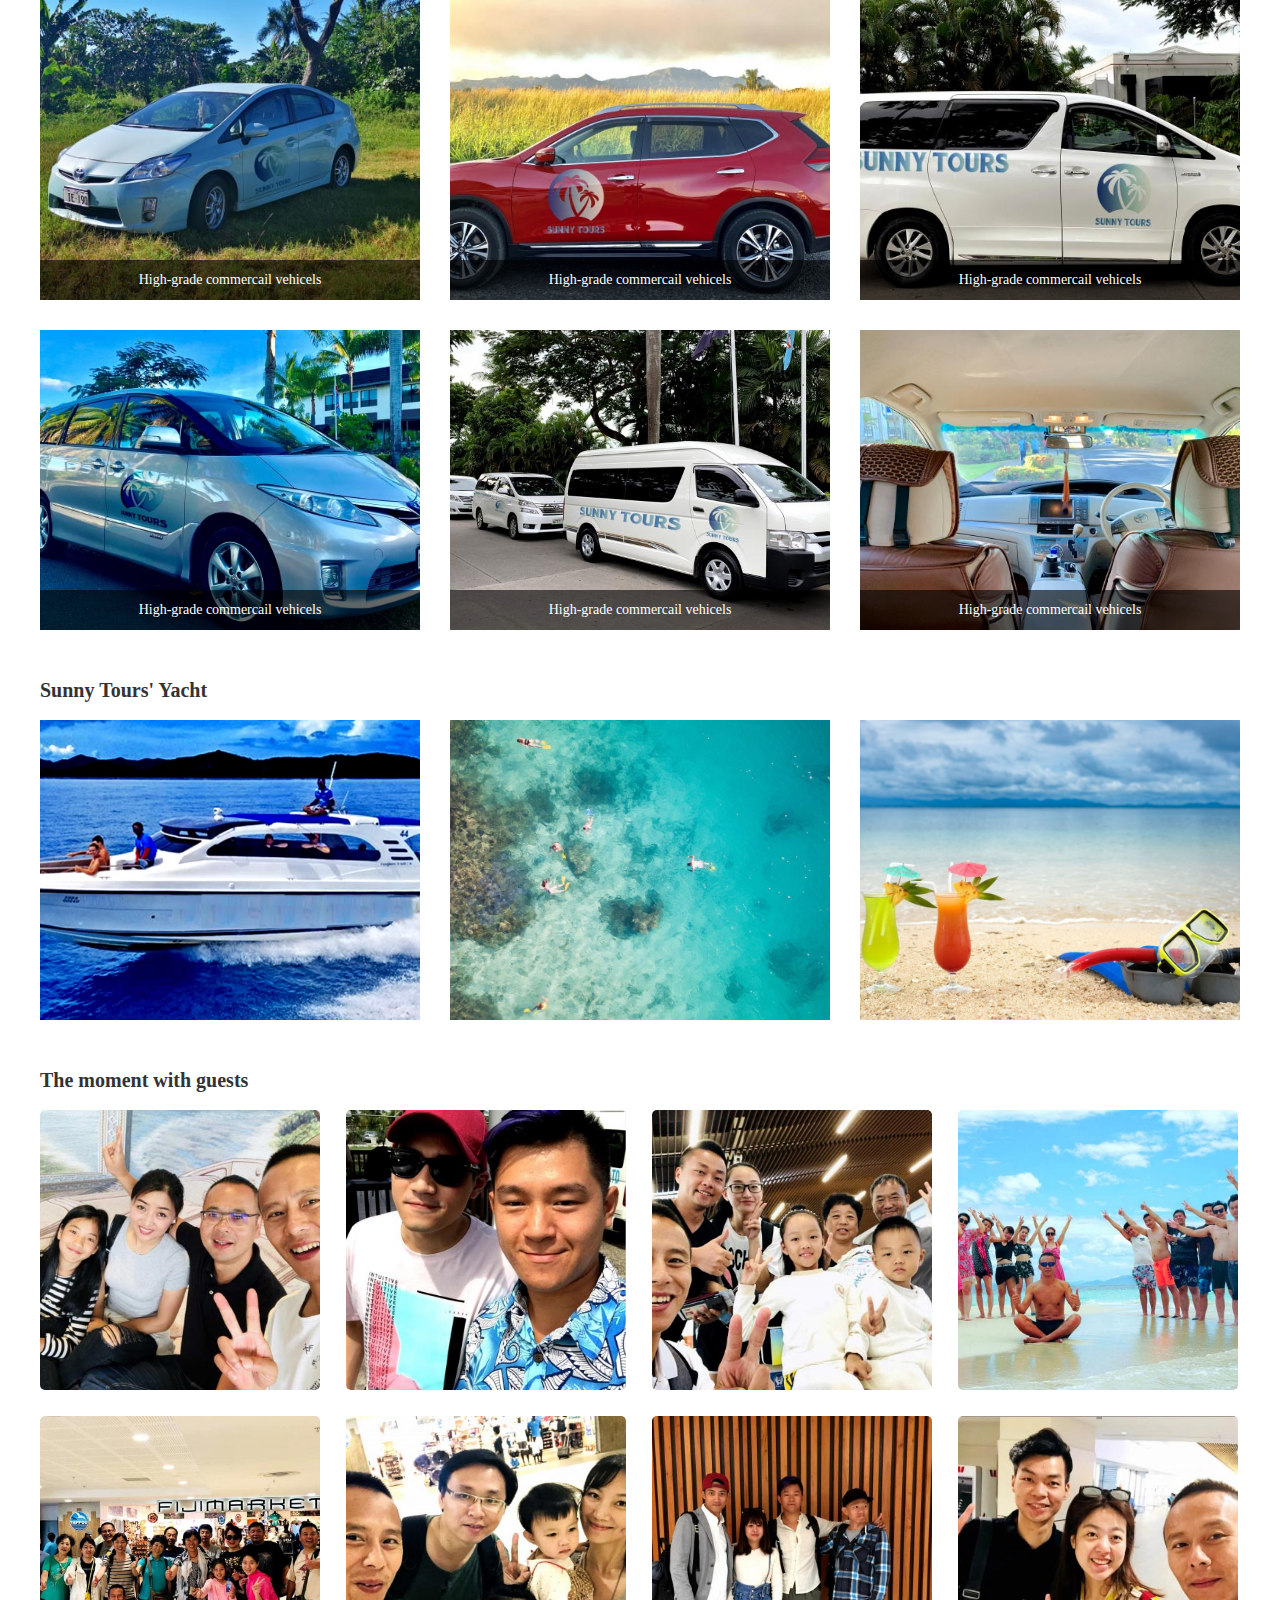
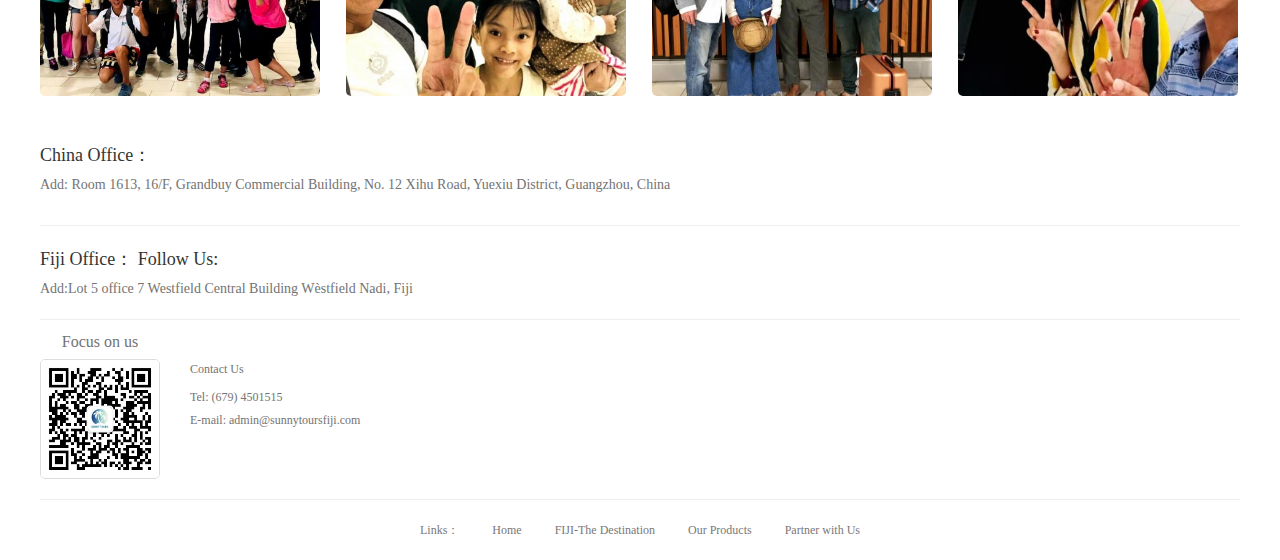
<file: indexEn.html>
<!doctype html>
<html lang="zh">
<head>
	<meta charset="UTF-8">
	<meta http-equiv="X-UA-Compatible" content="IE=edge,chrome=1"> 
    <meta name="viewport" content="width=device-width,initial-scale=1,maximum-scale=1,minimum-scale=1,user-scalable=no" />
	<title>SUNNYTOURS</title>
	<link rel="stylesheet" href="./css/common/common.css">
	<link rel="stylesheet" href="./css/index/index.css">
</head>
<body>
	<div class="globle-head font_wryh">
		<div class="w1200 clearfix">
			<div class="logo fldi">

			</div>
			<div class="nav-item frdi">
				<ul class="list">
						<a href="./indexEn.html"><li class="cur">Home</li></a>
						<a href="./aimEn.html"><li >FIJI-The Destination</li></a>
						<a href="./productEn.html"><li >Our Products</li></a>
						<a href="./aboutUsEn.html"><li >Partner with Us</li></a>
				</ul>
			</div>
			<div class="change-item frdi">
				<a href="./indexEn.html">EN</a>
				<span class="line">/</span>
				<a href="./index.html">CN</a>
			</div>
		</div>
	</div>
	<div class="index-page font_wryh">
		<div class="p1th">
			<div class="inner">
					<div class="item-1">
						<i class="logo"></i>
						<span class="txt">Sunny Tours</span>
					</div>
			</div>
			
		</div>
		<div class="p2th">
			<div class="w1200 clearfix">
					<div class="lbox fldi">
							<img src="./img/img-1.jpg">
						</div>
					<div class="rbox fldi">
						<div class="item-1" style="margin-top: 40px;">Sunny Tours</div>
						<div class="item-2" >We do have our slogan: your connection to sunshine. It's meaning that we would love to try our best to make you enjoy your sunny Fiji time without any sorrow and anxiety.</div>
						<div class="item-2">Sunny Tours has been working on island tours since years ago which owns an excellent and omnipotent team.</div>
						<div class="item-2">Wanna go diving or wanna take some fabulous photos like a cover girl? Follow us!</div>
						<div class="item-2">Wanna slip into the sea or fly into the sky? Join us! Come with us, release your extraordinary passion, free your body! You can redefine every trip!</div>
					</div>	
			</div>
		</div>
		<div class="p3th">
			<div class="w1200">
				<div class="title">Sunny Tours' Office</div>
				<ul class="list clearfix">
					<li>
						<img src="./img/img-2.jpg" alt=""> 
					</li>
					<li>
						<img src="./img/img-3.jpg" alt="">
					</li>
					<li>
						<img src="./img/img-4.jpg" alt="">
					</li>
					<li>
						<img src="./img/img-5.jpg" alt="">
					</li>
				</ul>
			</div>
		</div>
		<div class="p4th">
			<div class="w1200">
				<div class="title">Sunny Tours' Transportation team</div>
				<ul class="list clearfix">
					<li>
						<img src="./img/1.jpg" alt="">
						<div class="txt">High-grade commercail vehicels</div>
					</li>
					<li>
						<img src="./img/2.jpg" alt="">
						<div class="txt">High-grade commercail vehicels</div>
					</li>
					<li>
						<img src="./img/3.jpg" alt="">
						<div class="txt">High-grade commercail vehicels</div>
					</li>
					
				</ul>
				<ul class="list clearfix">
					<li>
						<img src="./img/4.jpg" alt="">
						<div class="txt">High-grade commercail vehicels</div>
					</li>
					<li>
						<img src="./img/5.jpg" alt="">
						<div class="txt">High-grade commercail vehicels</div>
					</li>
					<li>
						<img src="./img/6.jpg" alt="">
						<div class="txt">High-grade commercail vehicels</div>
					</li>
					
				</ul>
			</div>
		</div>
		<!-- <div class="p5th">
			<div class="w1200">
				<div class="title">自有快艇</div>
				<div class="img-item">
					
				</div>
			</div>
			
		</div> -->
		<div class="p4th">
				<div class="w1200">
					<div class="title">Sunny Tours' Yacht</div>
					<ul class="list clearfix">
						<li>
							<img src="./img/7.jpg" alt="">
							
						</li>
						<li>
							<img src="./img/31.jpg" alt="">
							
						</li>
						<li>
							<img src="./img/32.jpg" alt="">
							
						</li>
						
					</ul>
				</div>
			</div>
		<div class="p6th">
			<div class="w1200">
				<div class="title">The moment with guests</div>
				<ul class="list clearfix">
					<li>
						<img src="./img/8.jpg" alt=""> 
					</li>
					<li>
						<img src="./img/9.jpg" alt="">
					</li>
					<li>
						<img src="./img/10.jpg" alt="">
					</li>
					<li>
						<img src="./img/11.jpg" alt="">
					</li>
				</ul>
				<ul class="list clearfix">
					<li>
						<img src="./img/12.jpg" alt=""> 
					</li>
					<li>
						<img src="./img/13.jpg" alt="">
					</li>
					<li>
						<img src="./img/15.jpg" alt="">
					</li>
					<li>
						<img src="./img/16.jpg" alt="">
					</li>
				</ul>
			</div>
		</div>
	</div>
	<div class="globle-foot font_wryh">
		<div class="w1200">
			<div class="item-1">
				<div class="tips-item">China Office：</div>
				<div class="address-item">Add: Room 1613, 16/F, Grandbuy Commercial Building, No. 12 Xihu Road, Yuexiu District, Guangzhou, China</div>
				<!-- <ul class="list clearfix">
					<li class="clearfix">
						
						<div class="code-item fldi">
								<div class="img">
									<img src="./img/code-1.jpg" alt="">
								</div>
						</div>
						<div class="txt-item fldi">
							<div class="txt">Sales & Marketing   Samantha Su</div>
							<div class="txt"> Tel & WeChat:        18200887250</div>
							<div class="txt">E-mail:  samantha_su@sunnytoursfiji.com</div>
						</div>
					</li>
					<li class="clearfix">
						<div class="code-item fldi">
								<div class="img">
									<img src="./img/code-2.jpg" alt="">
								</div>
						</div>
						<div class="txt-item fldi">
							<div class="txt">Product Manager   Simei Huang</div>
							<div class="txt"> Tel & WeChat:        18819172803	</div>
							<div class="txt">E-mail:  simei_huang@sunnytoursfiji.com</div>
						</div>
						
					</li>
				</ul> -->
			</div>
			<div class="item-1">
					<div class="tips-item">Fiji Office： Follow Us:</div>
					<div class="address-item">Add:Lot 5 office 7 Westfield Central Building Wèstfield Nadi, Fiji</div>
						<ul class="list clearfix">
							<li class="clearfix">
								
								<div class="code-item fldi">
									<div class="tips">Focus on us</div>
									<div class="img img-2">
										<img src="./img/code-3.jpg" alt="">
									</div>
									
								</div>
								<div class="txt-item fldi txt-item-2">
									<div class="txt-1">Contact Us</div>
									<div class="txt">Tel:        (679) 4501515</div>
									<div class="txt"> E-mail:  admin@sunnytoursfiji.com</div>
								</div>
							</li>
							
						</ul>
					</div>
			</div>
			<div class="item-2">
				<span>Links：</span>
				<a href="./indexEn.html">Home</a>
				<a href="./aimEn.html">FIJI-The Destination</a>
				<a href="./productEn.html">Our Products</a>
				<a href="./aboutUsEn.html">Partner with Us</a>
			</div>
	</div>
	<script type="text/javascript">

	</script>
</body>
</html>
</file>
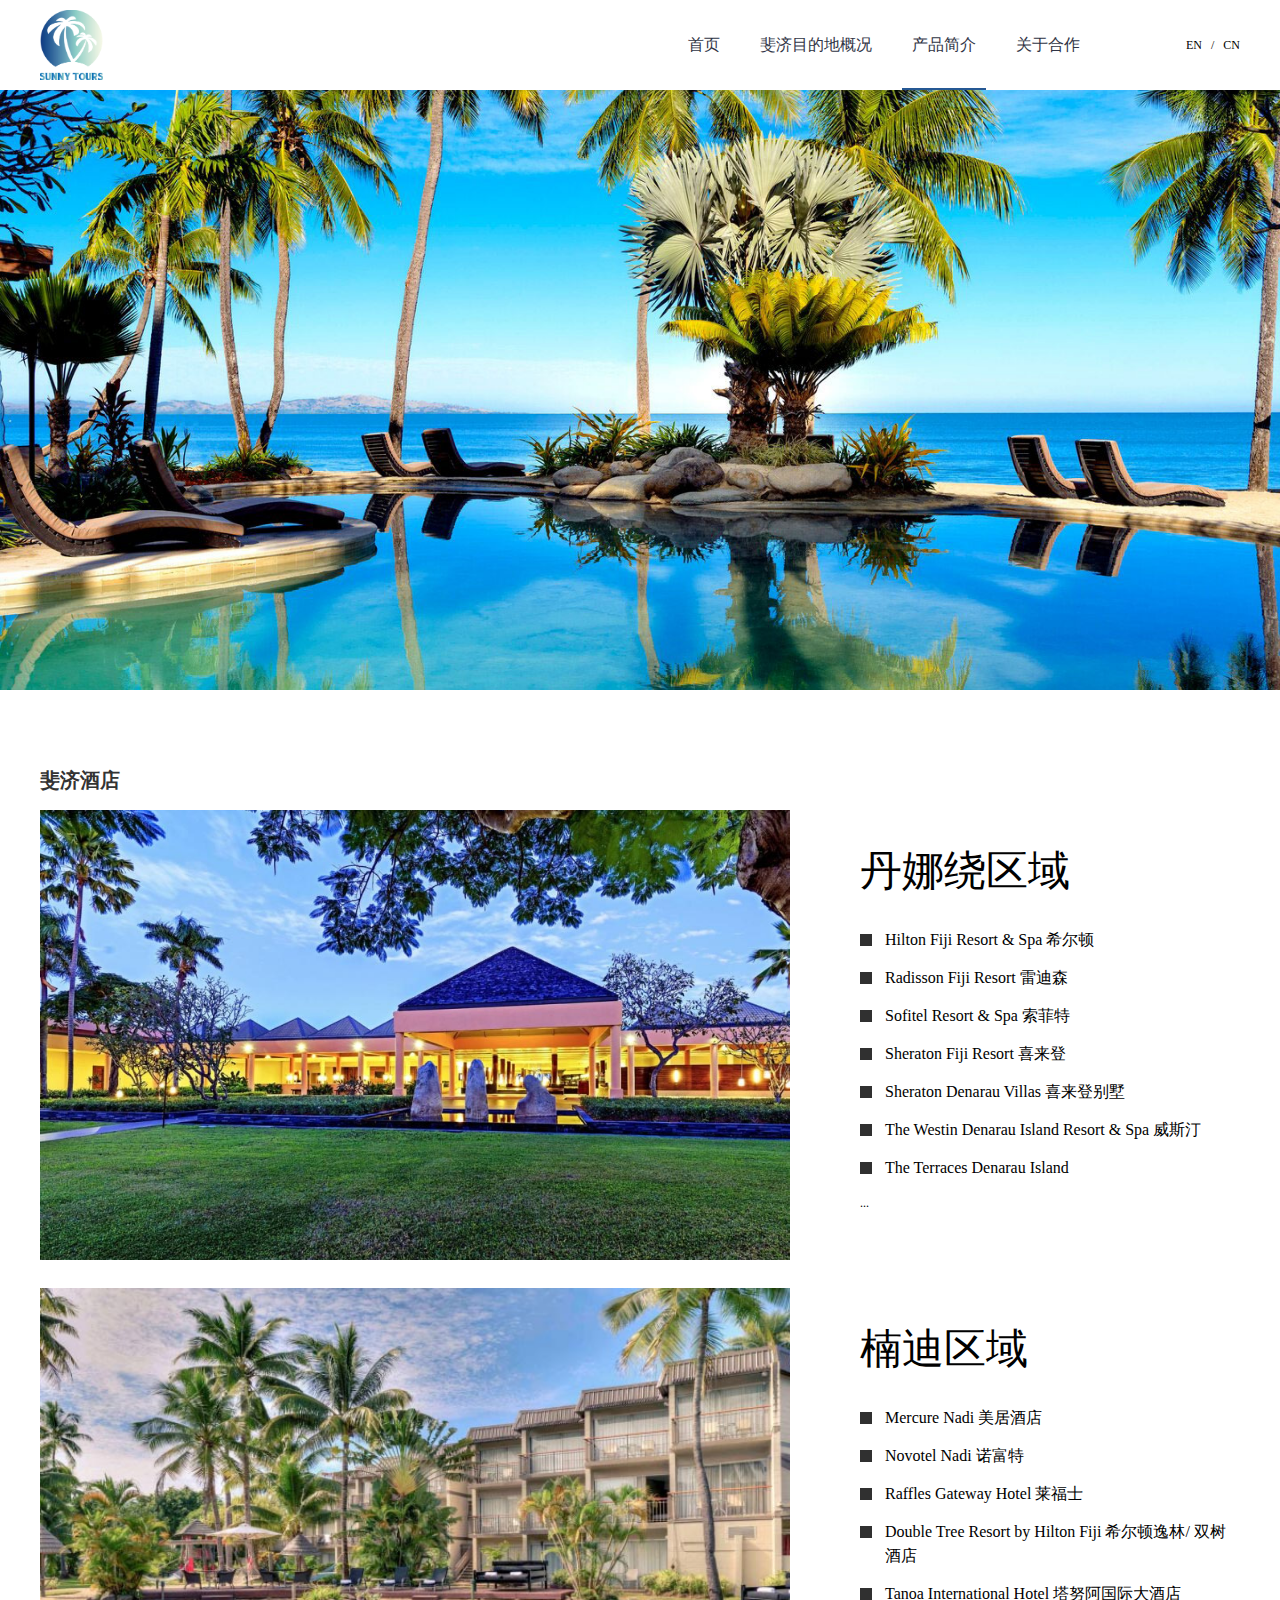
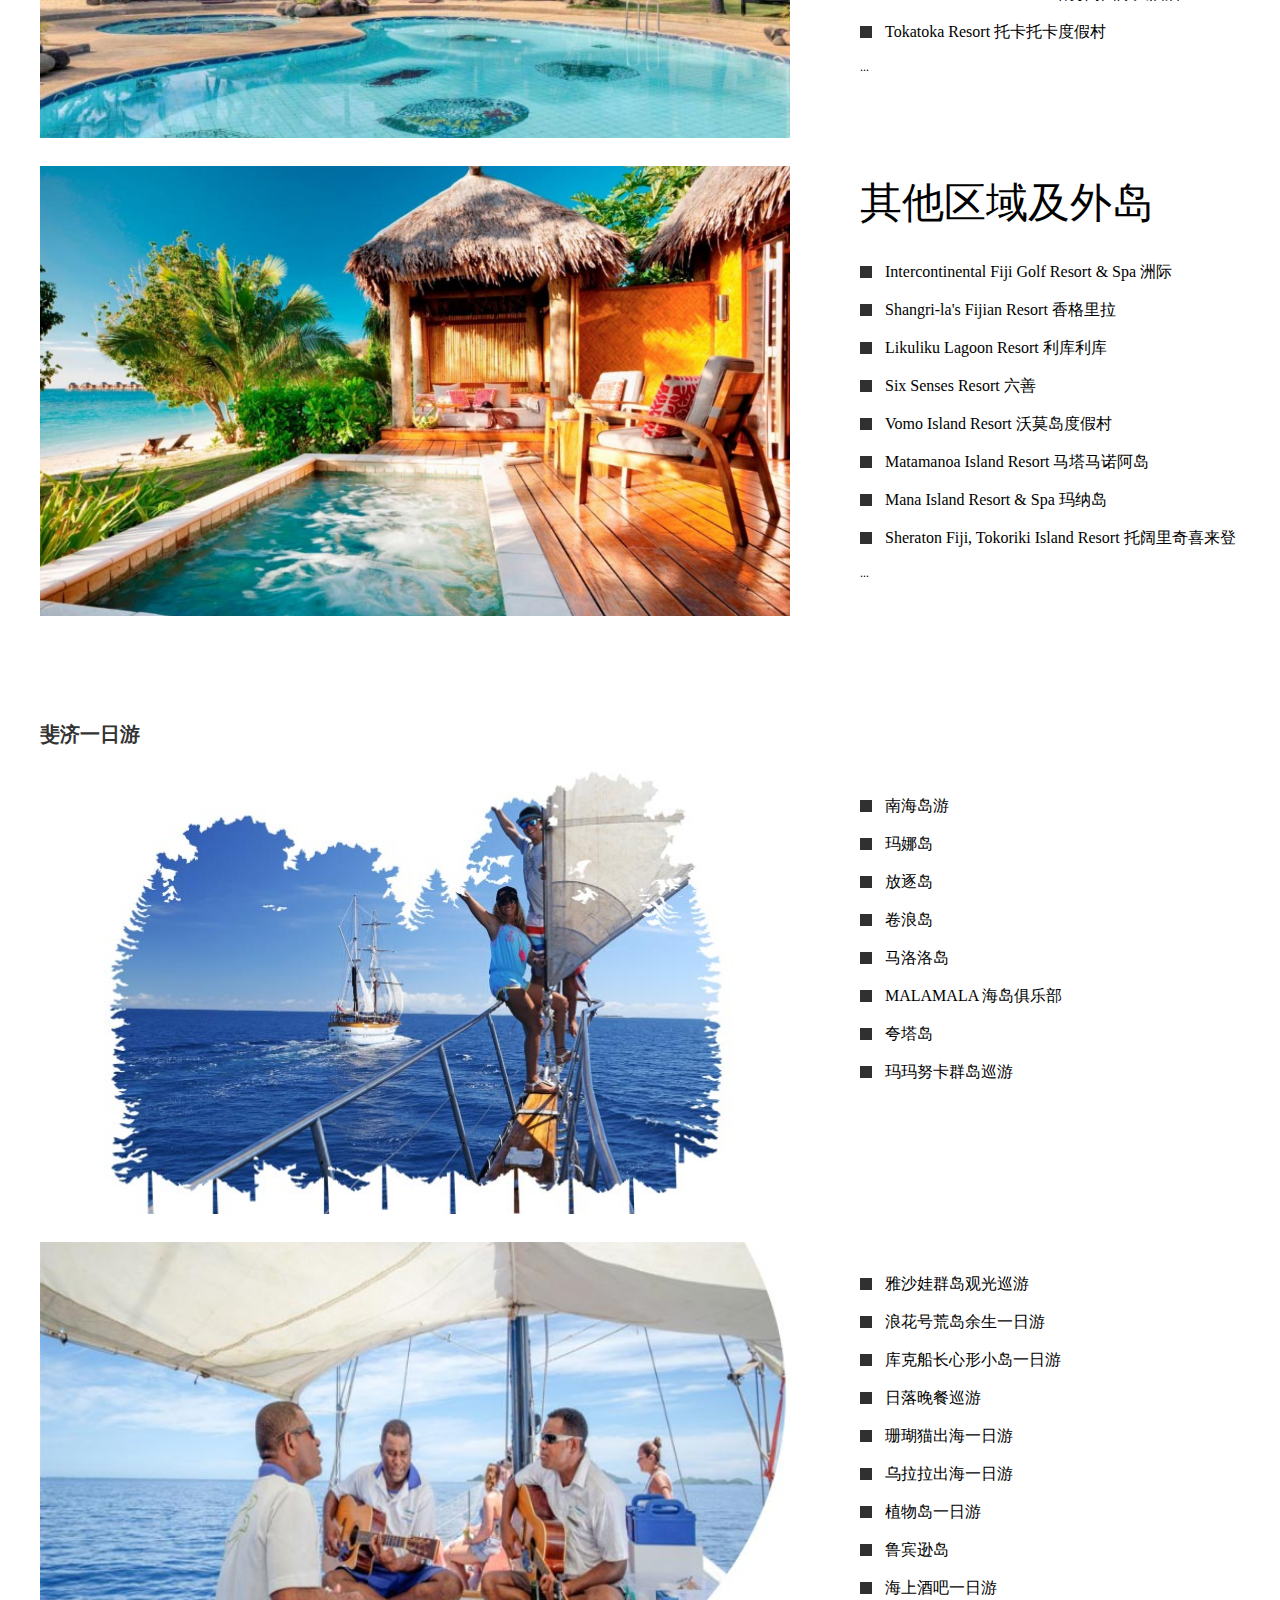
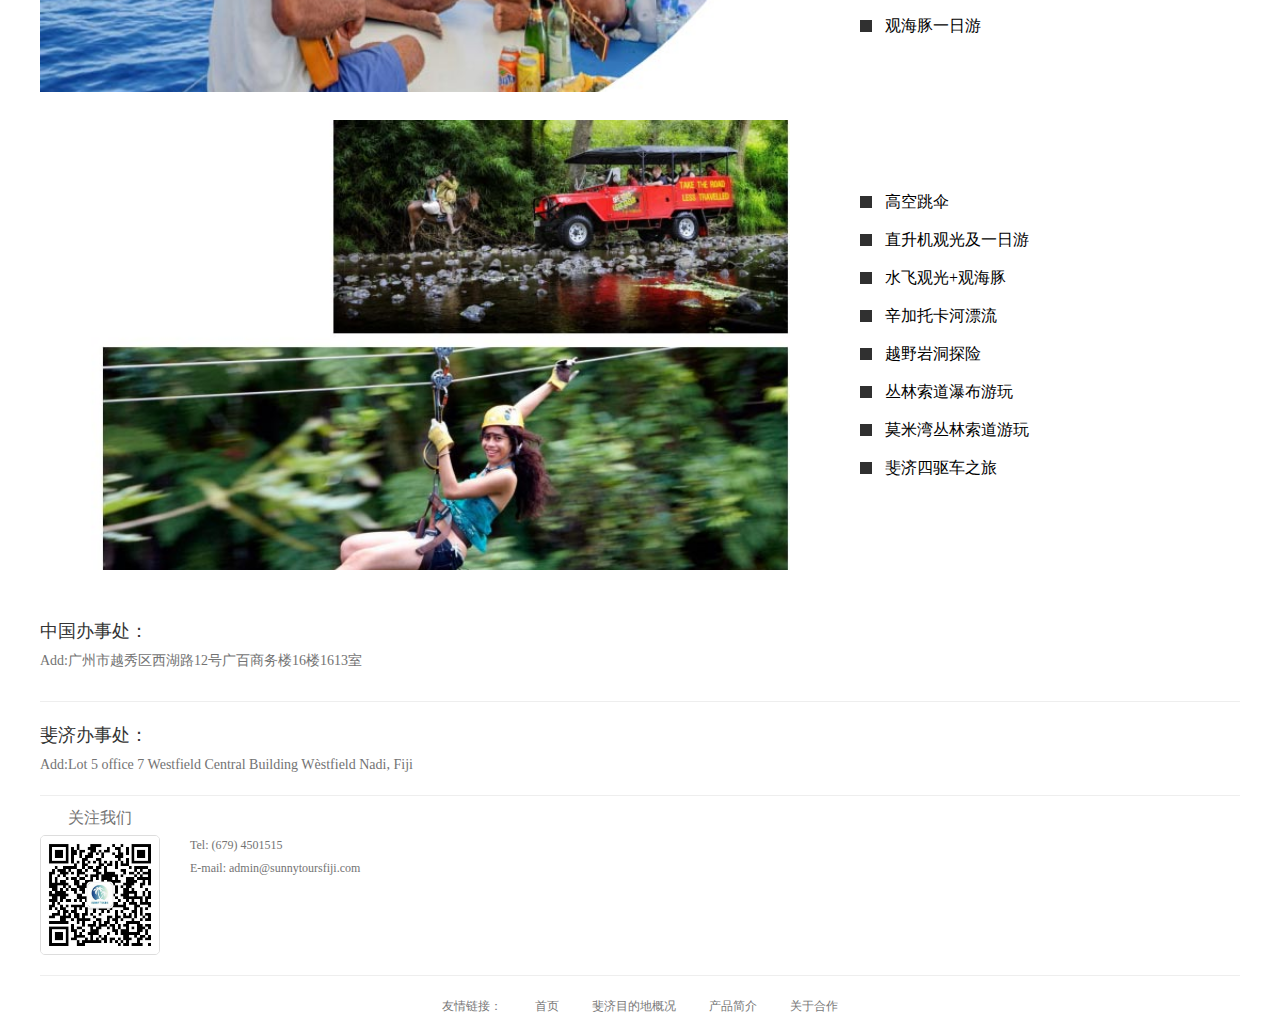
<file: product.html>
<!doctype html>
<html lang="zh">
<head>
	<meta charset="UTF-8">
	<meta http-equiv="X-UA-Compatible" content="IE=edge,chrome=1"> 
    <meta name="viewport" content="width=device-width,initial-scale=1,maximum-scale=1,minimum-scale=1,user-scalable=no" />
	<title>SUNNYTOURS</title>
	<link rel="stylesheet" href="./css/common/common.css">
	<link rel="stylesheet" href="./css/product/index.css">
</head>
<body>
	<div class="globle-head font_wryh">
		<div class="w1200 clearfix">
			<div class="logo fldi">

			</div>
			<div class="nav-item frdi">
				<ul class="list">
						<a href="./index.html"><li>首页</li></a>
						<a href="./aim.html"><li >斐济目的地概况</li></a>
						<a href="./product.html"><li class="cur">产品简介</li></a>
						<a href="./aboutUs.html"><li >关于合作</li></a>
				</ul>
			</div>
			<div class="change-item frdi">
				<a href="#">EN</a>
				<span class="line">/</span>
				<a href="#">CN</a>
			</div>
		</div>
	</div>
	<div class="product-page font_wryh">
		<div class="p1th">
			<div class="w1200">
			</div>
			
		</div>
		<!-- <div class="p2th">
			<div class="w1200 clearfix">
					<div class="lbox fldi">
							<img src="./img/17.png">
						</div>
					<div class="rbox frdi">
						<div class="desc">About Fiji</div>
						<ul class="list">
							<li>全球五大潜水基地，软珊瑚之都</li>
							<li>全球十大蜜月度假胜地</li>
							<li>最炫耀的七色海洋</li>
							<li>迎接世界第一缕阳光，最早看日出的浪漫地点</li>
							<li>探访世界上幸福指数最高的居民，最热情淳朴的民风</li>
							<li>独特的土著文化，KAVA土酒，走火表演，草裙舞</li>
							<li>远离烦恼，享受最休闲的时光——Fiji Time</li>
							<li>免签证，香港直飞，说走就走</li>
						</ul>
					</div>	
			</div>
		</div> -->
		<div class="p3th">
			
			<div class="w1200 clearfix">
				<div class="title">斐济酒店</div>
				<div class="item-1 item clearfix">
					<div class="lbox frdi">
						<div class="desc">丹娜绕区域</div>
						<div class="txt">Hilton Fiji Resort & Spa 希尔顿</div>
						<div class="txt">Radisson Fiji Resort 雷迪森</div>
						<div class="txt">Sofitel Resort & Spa 索菲特</div>
						<div class="txt">Sheraton Fiji Resort 喜来登</div>
						<div class="txt">Sheraton Denarau Villas 喜来登别墅</div>
						<div class="txt">The Westin Denarau Island Resort & Spa 威斯汀</div>
						<div class="txt">The Terraces Denarau Island</div>
						<div class="">...</div>
					</div>
					<div class="rbox fldi">
						<img src="./img/22.jpg" alt="">
					</div>
				</div>
				<div class="item-2 item clearfix">
						<div class="lbox frdi">
							<div class="desc">楠迪区域</div>
							<div class="txt">Mercure Nadi 美居酒店</div>
							<div class="txt">Novotel Nadi 诺富特 </div>
							<div class="txt">Raffles Gateway Hotel 莱福士</div>
							<div class="txt">Double Tree Resort by Hilton Fiji 希尔顿逸林/ 双树酒店</div>
							<div class="txt">Tanoa International Hotel 塔努阿国际大酒店</div>
							<div class="txt">Tokatoka Resort 托卡托卡度假村</div>
							<div class="">...</div>
						</div>
						<div class="rbox fldi">
							<img src="./img/23.jpg" alt="">
						</div>
					</div>
					<div class="item-3 item clearfix">
							<div class="lbox frdi">
								<div class="desc">其他区域及外岛</div>
								<div class="txt">Intercontinental Fiji Golf Resort & Spa 洲际									</div>
								<div class="txt">Shangri-la's Fijian Resort 香格里拉									</div>
								<div class="txt">Likuliku Lagoon Resort 利库利库									</div>
								<div class="txt">Six Senses Resort 六善									</div>
								<div class="txt">Vomo Island Resort 沃莫岛度假村									</div>
								<div class="txt">Matamanoa Island Resort 马塔马诺阿岛</div>
								<div class="txt">Mana Island Resort & Spa 玛纳岛</div>
								<div class="txt">Sheraton Fiji, Tokoriki Island Resort  托阔里奇喜来登</div>
								<div class="">...</div>
							</div>
							<div class="rbox fldi">
								<img src="./img/25.jpg" alt="">
							</div>
						</div>
			</div>
		</div>
		<div class="p3th">
			
				<div class="w1200 clearfix">
					<div class="title">斐济一日游</div>
					<div class="item-1 item clearfix">
						<div class="lbox frdi">
							<div class="txt">南海岛游</div>
							<div class="txt">玛娜岛</div>
							<div class="txt">放逐岛</div>
							<div class="txt">卷浪岛</div>
							<div class="txt">马洛洛岛</div>
							<div class="txt">MALAMALA 海岛俱乐部</div>
							<div class="txt">夸塔岛</div>
							<div class="txt">玛玛努卡群岛巡游</div>

						</div>
						<div class="rbox fldi">
							<img src="./img/26.jpg" alt="">
						</div>
					</div>
					<div class="item-2 item clearfix">
							<div class="lbox frdi">
								<div class="txt">雅沙娃群岛观光巡游									</div>
								<div class="txt">浪花号荒岛余生一日游</div>
								<div class="txt">库克船长心形小岛一日游</div>
								<div class="txt">日落晚餐巡游</div>
								<div class="txt">珊瑚猫出海一日游</div>
								<div class="txt">乌拉拉出海一日游</div>
								<div class="txt">植物岛一日游</div>
								<div class="txt">鲁宾逊岛</div>
								<div class="txt">海上酒吧一日游	</div>
								<div class="txt">观海豚一日游</div>
							</div>
							<div class="rbox fldi">
								<img src="./img/27.jpg" alt="">
							</div>
						</div>
						<div class="item-4 item clearfix">
								<div class="lbox frdi">
									<div class="txt">高空跳伞</div>
									<div class="txt">直升机观光及一日游</div>

									<div class="txt">水飞观光+观海豚</div>

									<div class="txt">辛加托卡河漂流</div>

									<div class="txt">越野岩洞探险</div>

									<div class="txt">丛林索道瀑布游玩</div>
									<div class="txt">莫米湾丛林索道游玩</div>
									<div class="txt">斐济四驱车之旅 										</div>

								</div>
								<div class="rbox fldi">
									<img src="./img/28.jpg" alt="">
								</div>
							</div>
				</div>
			</div>
		
		
	</div>
	<div class="globle-foot font_wryh">
		<div class="w1200">
			<div class="item-1">
				<div class="tips-item">中国办事处：</div>
				<div class="address-item">Add:广州市越秀区西湖路12号广百商务楼16楼1613室</div>
				<!-- <ul class="list clearfix">
					<li class="clearfix">
						
						<div class="code-item fldi">
								<div class="img">
									<img src="./img/code-1.jpg" alt="">
								</div>
						</div>
						<div class="txt-item fldi">
							<div class="txt">Sales & Marketing   Samantha Su</div>
							<div class="txt"> Tel & WeChat:        18200887250</div>
							<div class="txt">E-mail:  samantha_su@sunnytoursfiji.com</div>
						</div>
					</li>
					<li class="clearfix">
						<div class="code-item fldi">
								<div class="img">
									<img src="./img/code-2.jpg" alt="">
								</div>
						</div>
						<div class="txt-item fldi">
							<div class="txt">Product Manager   Simei Huang</div>
							<div class="txt"> Tel & WeChat:        18819172803	</div>
							<div class="txt">E-mail:  simei_huang@sunnytoursfiji.com</div>
						</div>
						
					</li>
				</ul> -->
			</div>
			<div class="item-1">
					<div class="tips-item">斐济办事处：</div>
					<div class="address-item">Add:Lot 5 office 7 Westfield Central Building Wèstfield Nadi, Fiji</div>
						<ul class="list clearfix">
							<li class="clearfix">
								
								<div class="code-item fldi">
									<div class="tips">关注我们</div>
									<div class="img img-2">
										<img src="./img/code-3.jpg" alt="">
									</div>
									
								</div>
								<div class="txt-item fldi txt-item-2">
									<div class="txt">Tel:        (679) 4501515</div>
									<div class="txt"> E-mail:  admin@sunnytoursfiji.com</div>
								</div>
							</li>
							
						</ul>
					</div>
			</div>
			<div class="item-2">
				<span>友情链接：</span>
				<a href="./index.html">首页</a>
				<a href="./aim.html">斐济目的地概况</a>
				<a href="./product.html">产品简介</a>
				<a href="./aboutUs.html">关于合作</a>
			</div>
	</div>
	<script type="text/javascript">

	</script>
</body>
</html>
</file>
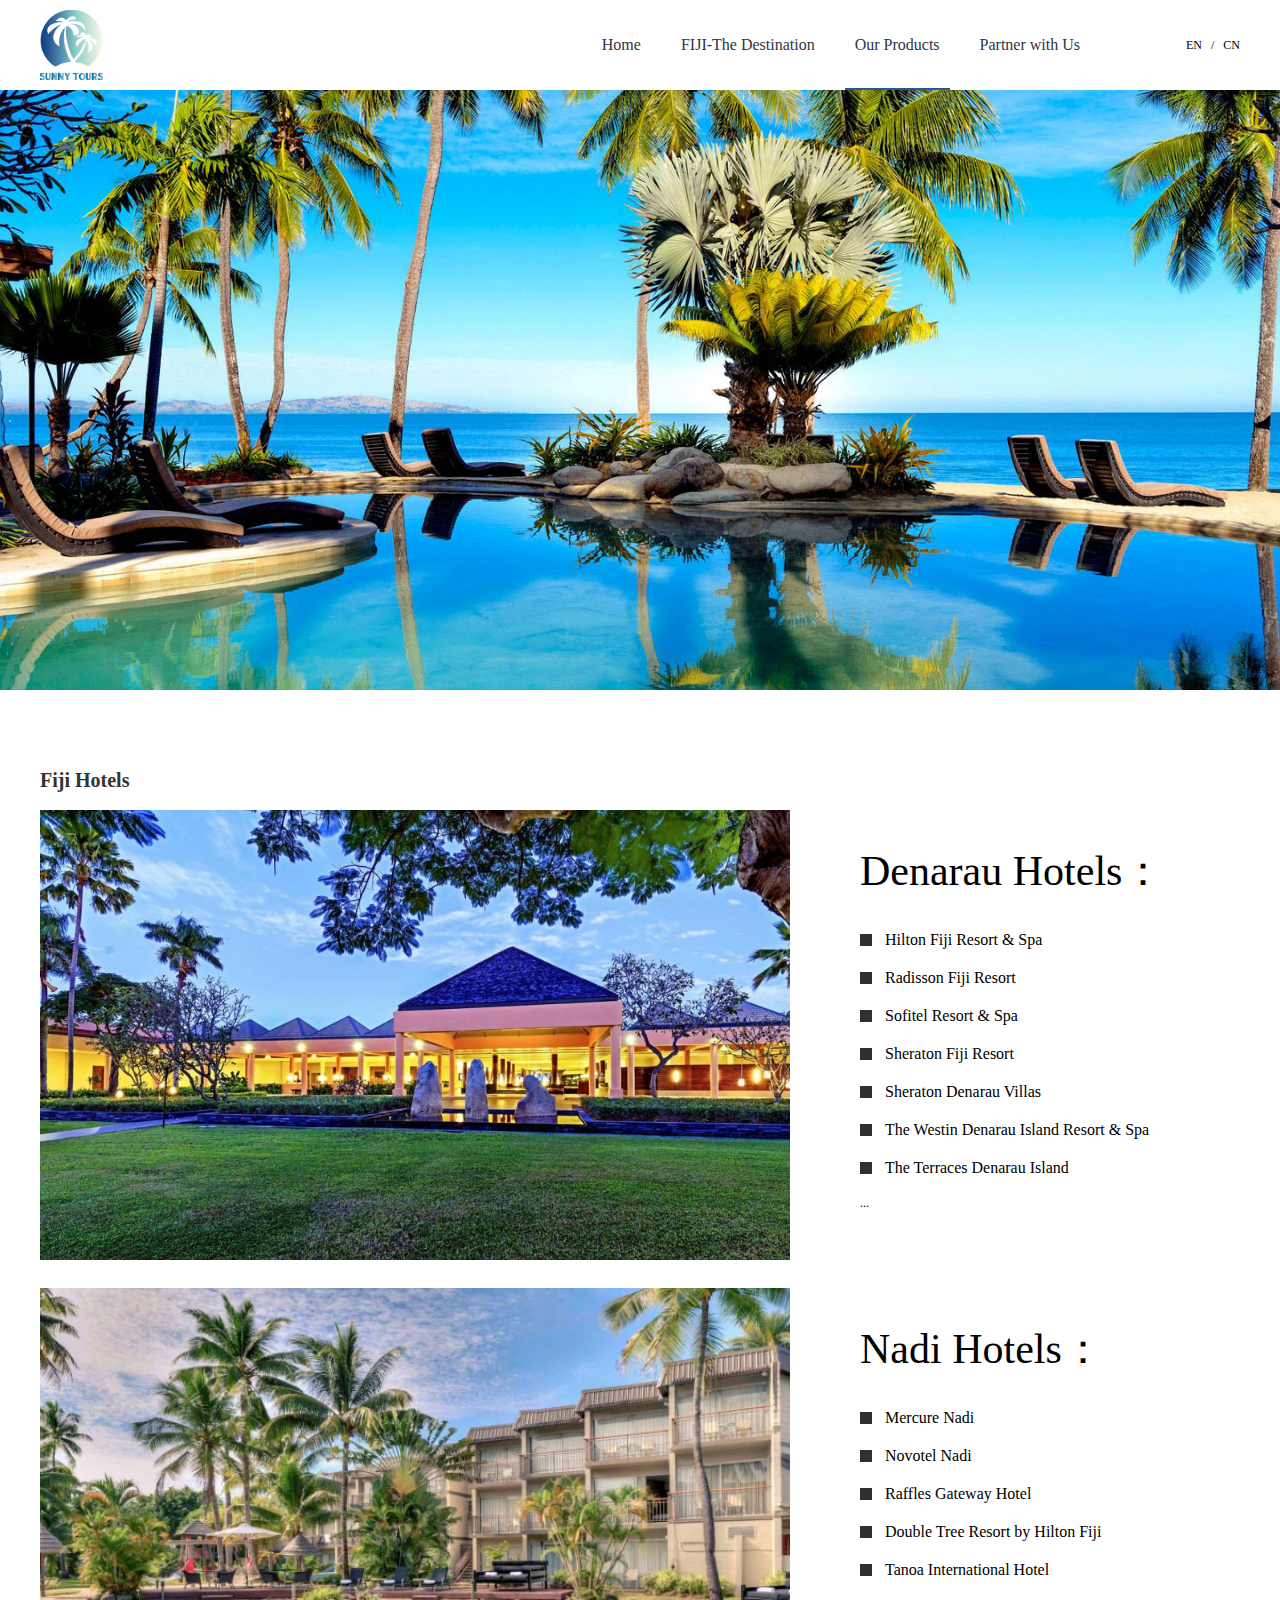
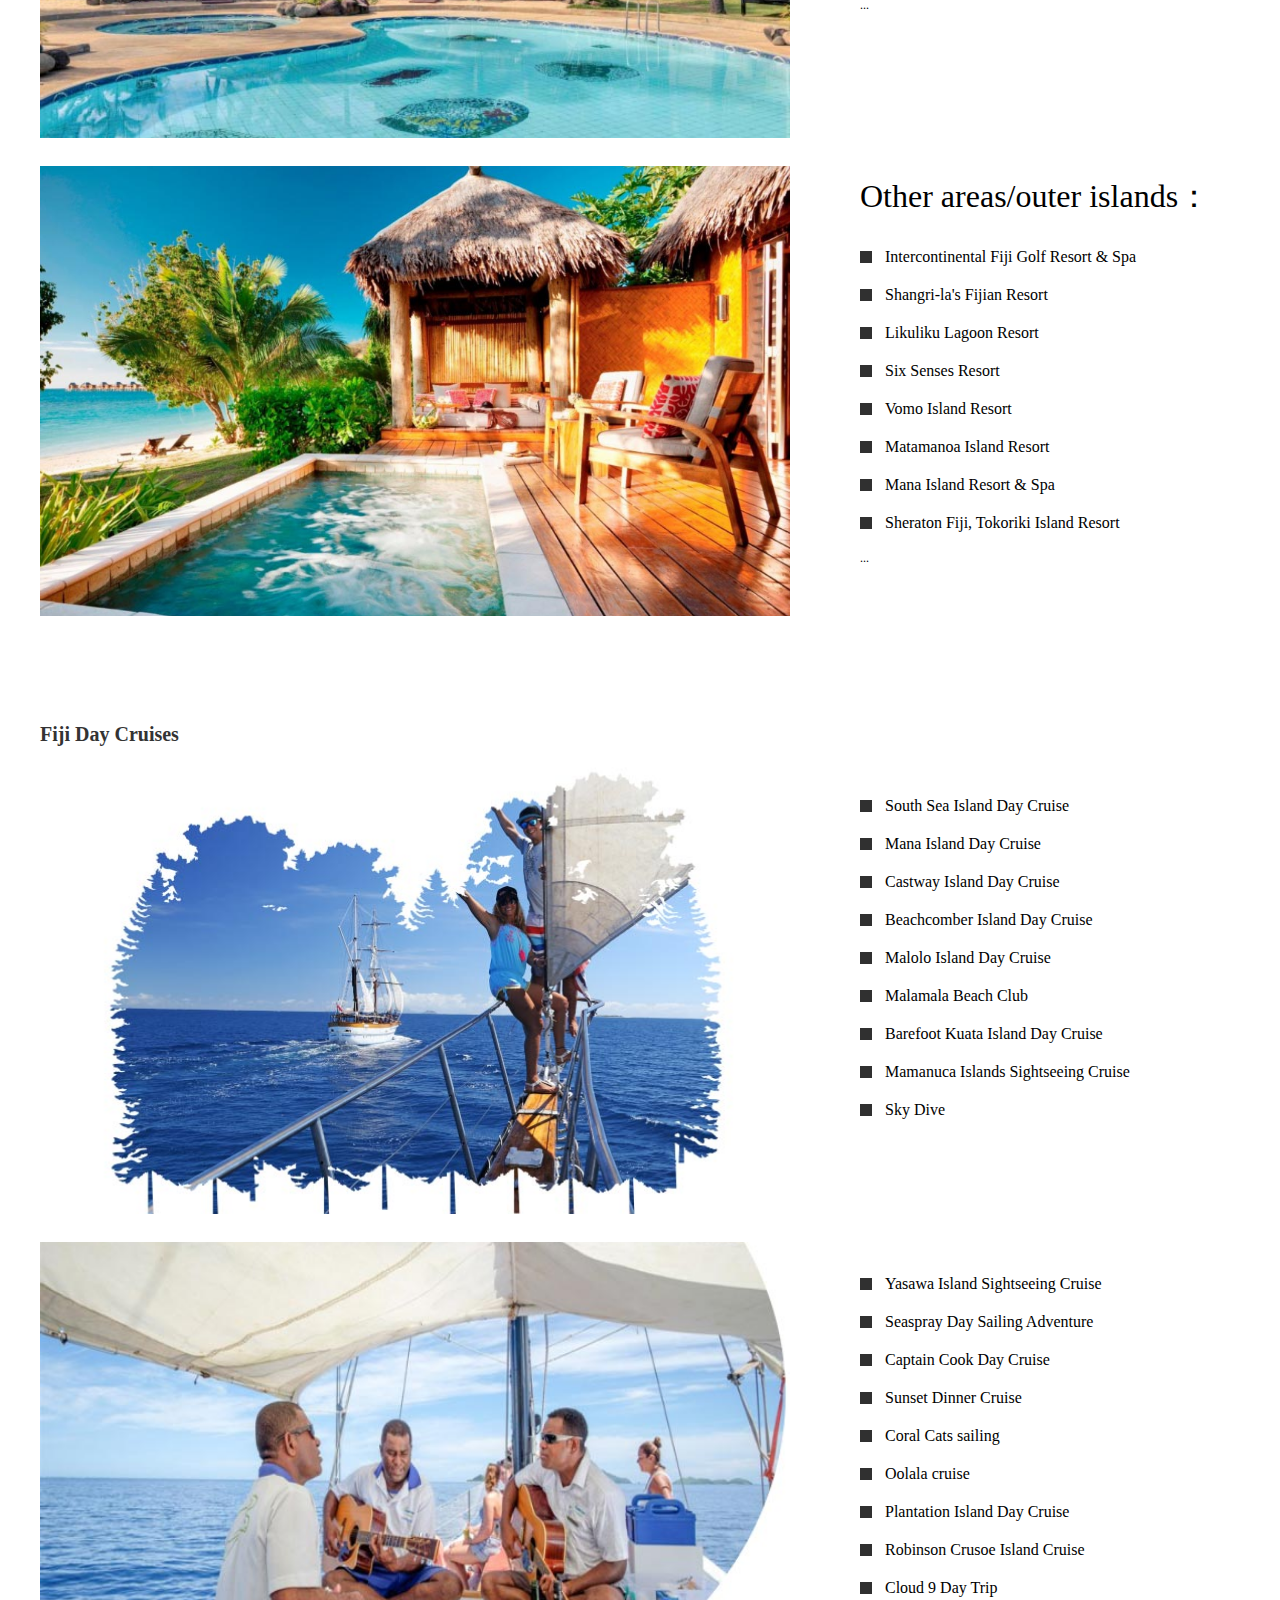
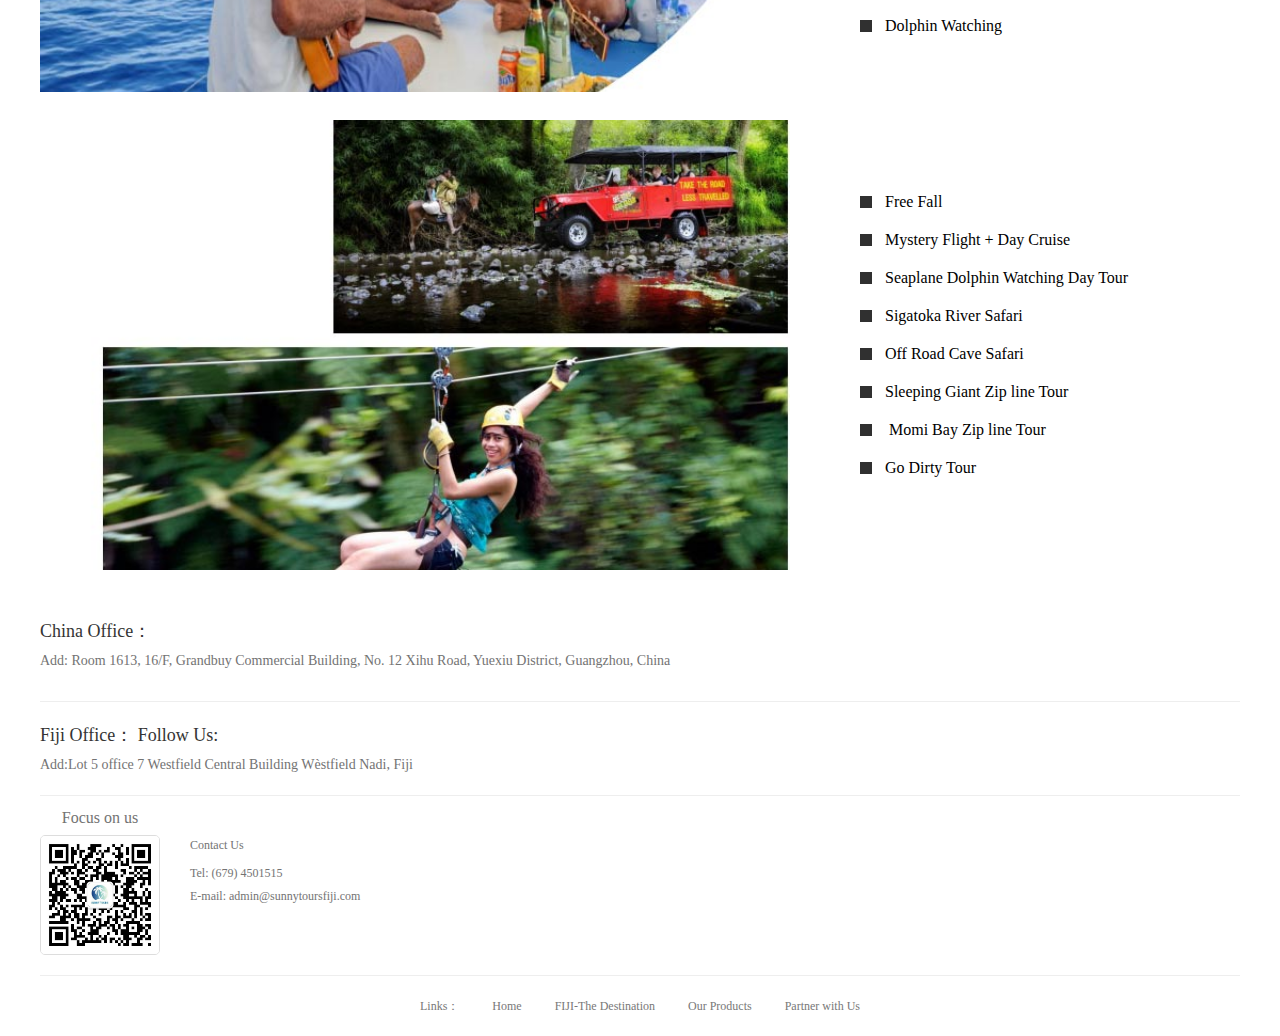
<file: productEn.html>
<!doctype html>
<html lang="zh">
<head>
	<meta charset="UTF-8">
	<meta http-equiv="X-UA-Compatible" content="IE=edge,chrome=1"> 
    <meta name="viewport" content="width=device-width,initial-scale=1,maximum-scale=1,minimum-scale=1,user-scalable=no" />
	<title>SUNNYTOURS</title>
	<link rel="stylesheet" href="./css/common/common.css">
	<link rel="stylesheet" href="./css/product/index.css">
</head>
<body>
	<div class="globle-head font_wryh">
		<div class="w1200 clearfix">
			<div class="logo fldi">

			</div>
			<div class="nav-item frdi">
				<ul class="list">
						<a href="./indexEn.html"><li>Home</li></a>
						<a href="./aimEn.html"><li >FIJI-The Destination</li></a>
						<a href="./productEn.html"><li class="cur">Our Products</li></a>
						<a href="./aboutUsEn.html"><li >Partner with Us</li></a>
				</ul>
			</div>
			<div class="change-item frdi">
				<a href="./productEn.html">EN</a>
				<span class="line">/</span>
				<a href="./product.html">CN</a>
			</div>
		</div>
	</div>
	<div class="product-page font_wryh">
		<div class="p1th">
			<div class="w1200">
			</div>
			
		</div>
		<div class="p3th">
			
			<div class="w1200 clearfix">
				<div class="title">Fiji Hotels</div>
				<div class="item-1 item clearfix">
					<div class="lbox frdi">
						<div class="desc">Denarau Hotels：</div>
						<div class="txt">Hilton Fiji Resort & Spa</div>
						<div class="txt">Radisson Fiji Resort</div>
						<div class="txt">Sofitel Resort & Spa</div>
						<div class="txt">Sheraton Fiji Resort</div>
						<div class="txt">Sheraton Denarau Villas</div>
						<div class="txt">The Westin Denarau Island Resort & Spa</div>
						<div class="txt">The Terraces Denarau Island</div>
						<div class="">...</div>
					</div>
					<div class="rbox fldi">
						<img src="./img/22.jpg" alt="">
					</div>
				</div>
				<div class="item-2 item clearfix">
						<div class="lbox frdi">
							<div class="desc">Nadi Hotels：</div>
							<div class="txt">Mercure Nadi</div>
							<div class="txt">Novotel Nadi </div>
							<div class="txt">Raffles Gateway Hotel</div>
							<div class="txt">Double Tree Resort by Hilton Fiji</div>
							<div class="txt">Tanoa International Hotel </div>

							<div class="">...</div>
						</div>
						<div class="rbox fldi">
							<img src="./img/23.jpg" alt="">
						</div>
					</div>
					<div class="item-3 item clearfix">
							<div class="lbox frdi">
								<div class="desc" style="font-size: 32px;">Other areas/outer islands：</div>
								<div class="txt">Intercontinental Fiji Golf Resort & Spa									</div>
								<div class="txt">Shangri-la's Fijian Resort									</div>
								<div class="txt">Likuliku Lagoon Resort									</div>
								<div class="txt">Six Senses Resort								</div>
								<div class="txt">Vomo Island Resort									</div>
								<div class="txt">Matamanoa Island Resort</div>
								<div class="txt">Mana Island Resort & Spa</div>
								<div class="txt">Sheraton Fiji, Tokoriki Island Resort</div>
								<div class="">...</div>
							</div>
							<div class="rbox fldi">
								<img src="./img/25.jpg" alt="">
							</div>
						</div>
			</div>
		</div>
		<div class="p3th">
			
				<div class="w1200 clearfix">
					<div class="title">Fiji Day Cruises</div>
					<div class="item-1 item clearfix">
						<div class="lbox frdi">
							<div class="txt">South Sea Island Day Cruise</div>
							<div class="txt">Mana Island Day Cruise</div>
							<div class="txt">Castway Island Day Cruise</div>
							<div class="txt">Beachcomber Island Day Cruise</div>
							<div class="txt">Malolo Island Day Cruise</div>
							<div class="txt">Malamala Beach Club</div>
							<div class="txt">Barefoot Kuata Island Day Cruise</div>
							<div class="txt">Mamanuca Islands Sightseeing Cruise</div>
							<div class="txt">Sky Dive</div>

						</div>
						<div class="rbox fldi">
							<img src="./img/26.jpg" alt="">
						</div>
					</div>
					<div class="item-2 item clearfix">
							<div class="lbox frdi">
								<div class="txt">Yasawa Island Sightseeing Cruise									</div>
								<div class="txt">Seaspray Day Sailing Adventure</div>
								<div class="txt">Captain Cook Day Cruise</div>
								<div class="txt">Sunset Dinner Cruise</div>
								<div class="txt">Coral Cats sailing</div>
								<div class="txt">Oolala cruise</div>
								<div class="txt">Plantation Island Day Cruise</div>
								<div class="txt">Robinson Crusoe Island Cruise</div>
								<div class="txt">Cloud 9 Day Trip	</div>
								<div class="txt">Dolphin Watching</div>
							</div>
							<div class="rbox fldi">
								<img src="./img/27.jpg" alt="">
							</div>
						</div>
						<div class="item-4 item clearfix">
								<div class="lbox frdi">
									<div class="txt">Free Fall </div>
									<div class="txt"> Mystery Flight + Day Cruise</div>

									<div class="txt">Seaplane Dolphin Watching Day Tour</div>

									<div class="txt">Sigatoka River Safari</div>

									<div class="txt">Off Road Cave Safari </div>

									<div class="txt">Sleeping Giant Zip line Tour</div>
									<div class="txt"> Momi Bay Zip line Tour</div>
									<div class="txt">Go Dirty Tour 										</div>

								</div>
								<div class="rbox fldi">
									<img src="./img/28.jpg" alt="">
								</div>
							</div>
				</div>
			</div>
		
		
	</div>
	<div class="globle-foot font_wryh">
		<div class="w1200">
			<div class="item-1">
				<div class="tips-item">China Office：</div>
				<div class="address-item">Add: Room 1613, 16/F, Grandbuy Commercial Building, No. 12 Xihu Road, Yuexiu District, Guangzhou, China</div>
				<!-- <ul class="list clearfix">
					<li class="clearfix">
						
						<div class="code-item fldi">
								<div class="img">
									<img src="./img/code-1.jpg" alt="">
								</div>
						</div>
						<div class="txt-item fldi">
							<div class="txt">Sales & Marketing   Samantha Su</div>
							<div class="txt"> Tel & WeChat:        18200887250</div>
							<div class="txt">E-mail:  samantha_su@sunnytoursfiji.com</div>
						</div>
					</li>
					<li class="clearfix">
						<div class="code-item fldi">
								<div class="img">
									<img src="./img/code-2.jpg" alt="">
								</div>
						</div>
						<div class="txt-item fldi">
							<div class="txt">Product Manager   Simei Huang</div>
							<div class="txt"> Tel & WeChat:        18819172803	</div>
							<div class="txt">E-mail:  simei_huang@sunnytoursfiji.com</div>
						</div>
						
					</li>
				</ul> -->
			</div>
			<div class="item-1">
					<div class="tips-item">Fiji Office： Follow Us:</div>
					<div class="address-item">Add:Lot 5 office 7 Westfield Central Building Wèstfield Nadi, Fiji</div>
						<ul class="list clearfix">
							<li class="clearfix">
								
								<div class="code-item fldi">
									<div class="tips">Focus on us</div>
									<div class="img img-2">
										<img src="./img/code-3.jpg" alt="">
									</div>
									
								</div>
								<div class="txt-item fldi txt-item-2">
									<div class="txt-1">Contact Us</div>
									<div class="txt">Tel:        (679) 4501515</div>
									<div class="txt"> E-mail:  admin@sunnytoursfiji.com</div>
								</div>
							</li>
							
						</ul>
					</div>
			</div>
			<div class="item-2">
				<span>Links：</span>
				<a href="./indexEn.html">Home</a>
				<a href="./aimEn.html">FIJI-The Destination</a>
				<a href="./productEn.html">Our Products</a>
				<a href="./aboutUsEn.html">Partner with Us</a>
			</div>
	</div>
	<script type="text/javascript">

	</script>
</body>
</html>
</file>
<file: css/common/common.css>
body,
h1,
h2,
h3,
h4,
h5,
h6,
hr,
p,
blockquote, /* structural elements 结构元素 */
dl,
dt,
dd,
ul,
ol,
li, /* list elements 列表元素 */
pre, /* text formatting elements 文本格式元素 */
form,
fieldset,
legend,
button,
input,
textarea, /* form elements 表单元素 */
th,
td, /* table elements 表格元素 */
img/* img elements 图片元素 */ { border:medium none; margin: 0; padding: 0; }
/** 设置默认字体 **/
body,
button,
input,
select,
textarea { font:12px/1.5  "SimSun", Tahoma, Arial, sans-serif}
input,
select,
form img,
button { vertical-align:middle; }
h1,
h2,
h3,
h4,
h5,
h6 { font-size: 100%; }
em { font-style:normal; }
/** 重置列表元素 **/
ul,
ol { list-style: none; }
/** 重置超链接元素 **/
a { text-decoration: none; color:#000; }
a:hover { text-decoration: underline;}
/** 重置图片元素 **/
img { border:none; }
/** 重置表格元素 **/
table { border-collapse: collapse; border-spacing: 0; }
/** 清楚浮动 **/
.clearfix:after { visibility: hidden; display: block; font-size: 0; content: " "; clear: both; height: 0; }
* html .clearfix { zoom: 1; } /* IE6 */
*:first-child+html .clearfix { zoom: 1; } /* IE7 */
textarea, input{resize:none}
a, textarea, input, button{outline:none}
.clear { clear:both; font-size:0; line-height:0; height:0; overflow:hidden; }
.coz{ clear:both; overflow:hidden; zoom:1}
/*** font ***/
.word_break { white-space:normal; word-wrap:break-word; word-break:break-all; }
.f14 { font-size:14px; }
.fb { font-weight:bold; }
.db{ display:block}
.dn {display:none}
.di{ display:inline}
.tc{ text-align:center;}
.vam{vertical-align:middle;}
.lh18 { line-height:18px; }
.lh20 { line-height:20px; }
.lh22 { line-height:22px; }
.lh24 { line-height:24px; }
.lh26 { line-height:26px; }
.lh28 { line-height:28px; }
.lh30 { line-height:30px; }
.font_wryh{font-family:'Microsoft YaHei','SimHei','SimSun';}
/** position **/
.re { position:relative; z-index:1 }
.fr { float:right; }
.fl { float:left; }
.frdi { float:right; display:inline }
.fldi { float:left;display:inline }
.pt5 { padding-top:5px; }
.pt10 { padding-top:10px; }
.pt15 { padding-top:15px; }
.pt20 { padding-top:20px; }
.pb5 { padding-bottom:5px}
.pb10 { padding-bottom:10px}
.pb15 { padding-bottom:15px}
.pb20 { padding-bottom:20px}
.pl5 { padding-left:5px; }
.pl10 { padding-left:10px; }
.pl15 { padding-left:15px; }
.pl20 { padding-left:20px; }
.pr5 { padding-right:5px; }
.pr10 { padding-right:10px; }
.pr15 { padding-right:15px; }
.pr20 { padding-right:20px; }
.mt5 { margin-top:5px; }
.mt10 { margin-top:10px; }
.mt15 { margin-top:15px; }
.mt20 { margin-top:20px; }
.mb5 { margin-bottom:5px}
.mb10 { margin-bottom:10px}
.mb15 { margin-bottom:15px}
.mb20 { margin-bottom:20px}
.ml5 { margin-left:5px; }
.ml10 { margin-left:10px; }
.ml15 { margin-left:15px; }
.ml20 { margin-left:20px; }
.mr5 { margin-right:5px; }
.mr10 { margin-right:10px; }
.mr15 { margin-right:15px; }
.mr20 { margin-right:20px; }
.p5{padding:5px;}
.p10{padding:10px;}
.p15{padding:15px;}
.p20{padding:20px;}
.w1200{
    width: 1200px;
    margin: 0 auto;
}
.globle-head .w1200{
    position: relative;
}
.globle-head .logo{
    width: 63px;
    height: 70px;
    margin-top: 10px;
    background: url("../../img/logo.jpg") no-repeat center;
    background-size: cover;
}
.globle-head .nav-item{
    margin-right: 150px;
}
.globle-head .nav-item .list li{
    height: 90px;
    line-height: 90px;
    float: left;
    padding: 0px 10px;
    margin-left: 20px;
    font-size: 16px;
    color:#303445;
    cursor: pointer;
}
.globle-head .nav-item .list li.cur{
    box-sizing: border-box;
    -webkit-box-sizing: border-box;
    border-bottom:2px solid #255894;
    

}
.globle-head .nav-item .list li:hover{
    box-sizing: border-box;
    -webkit-box-sizing: border-box;
    border-bottom:2px solid #255894;
}
.globle-head .change-item{
    position: absolute;
    top: 0;
    right: 0;
}
.globle-head .change-item a{
    height: 90px;
    display: inline-block;
    line-height: 90px;
}
.globle-head .change-item .line{
    margin: 0px 6px;
}

/* 底部公共样式 */
.globle-foot .item-1{
    padding:20px 0px;
    border-bottom:1px solid #eee;
}
.globle-foot .item-1 .tips-item{
    font-size: 18px;
    color:#343434;
    margin-bottom: 5px;
}
.globle-foot .item-1 .address-item{
    font-size: 14px;
    color:#737373;
    margin-bottom: 10px;
}
.globle-foot .item-1 .list{
    padding-top:10px;
    margin-top:20px;
    border-top: 1px solid #eee;
}
.globle-foot .item-1 .list li{
    width: 600px;
    float: left;
    font-size: 12px;
    color:#737373;

}
.globle-foot .item-1 .list li .code-item{
    
    margin-right: 30px;

}
.globle-foot .item-1 .list li .code-item .tips{
    text-align: center;
    font-size: 16px;
    margin-bottom: 5px;
}
.globle-foot .item-1 .list li .code-item .img{
    width: 120px;
    height: 120px;
}
.globle-foot .item-1 .list li .txt-item{
    margin-top: 25px;
}
.globle-foot .item-1 .list li .txt-item-2{
    margin-top: 30px;
}
.globle-foot .item-1 .list li .txt-item .txt{
    margin-bottom: 5px;
}
.globle-foot .item-1 .list li .txt-item .txt-1{
    margin-bottom: 10px; 
}
.globle-foot .item-1 .list li .code-item img{
    width: 100%;
    border:1px solid #ddd;
    padding:5px;
    border-radius: 5px;
    box-sizing: border-box;
    display: block;
}
.globle-foot .item-1 .list li .code-item .img-2 img{
    padding:0;
}
.globle-foot .item-2{
    text-align: center;
}
.globle-foot .item-2 span{
    display: inline-block;
    height: 60px;
    line-height: 60px;
    color:#787878;
}
.globle-foot .item-2 a{
    display: inline-block;
    height: 60px;
    line-height: 60px;
    margin-left: 30px;
    color:#787878;
}
</file>
<file: css/index/index.css>
.index-page .p1th{
    width: 100%;
    height: 600px;
    background: url("../../img/banner.jpg") no-repeat;
    background-size: cover;
    background-position: center center;
}
.index-page .p1th{
    position: relative;
}
.index-page .p1th .item-1{
    position: absolute;
    left:50%;
    top:50%;
    z-index: 2;
    transform: translate(-50%,-50%);
}
.index-page .inner{
    width: 100%;
    height: 600px;
    position: absolute;
    left:0;
    top:0;
    z-index: 1;
    background:rgba(0,0,0,.6);
}
.index-page .p1th .item-1 .logo{
    width: 125px;
    height: 120px;
    display: inline-block;
    vertical-align: middle;
    background: url("../../img/logo1.png") no-repeat;
    background-size: cover;
}
.index-page .p1th .item-1 .txt{
    color:#fff;
    display: inline-block;
    vertical-align: middle;
    font-size: 50px;
    margin-left: 10px;
}
.index-page .p2th{
    margin-top: 30px;
}
.index-page .p2th .lbox{
    width: 600px;
    height: 400px;
    overflow: hidden;
    padding:20px;
    border-radius: 20px;
    cursor: pointer;
    box-shadow: 0 5px 30px 5px #c7c7c7;
}
.index-page .p2th .lbox img{
    width: 100%;
    height: 400px;
    transition: all .8s;
}
.index-page .p2th .rbox{
    width: 500px;
    margin-left: 50px;
}
.index-page .p2th .rbox .item-1{
    font-size: 48px;
    color:#303445;
    margin-top: 70px;
    margin-bottom: 20px;
}
.index-page .p2th .rbox .item-2{
    font-size: 18px;
    color:#303445;
    margin-bottom: 8px;
}
.index-page .p3th{
    margin-top: 40px;
}
.index-page  .title{
    font-size: 20px;
    padding:15px 0px;
    color:#333;
    font-weight: 700;
}
.index-page .p3th .list{
 
}
.index-page .p3th .list li{
    width:280px;
    height: 280px;
    float: left;
    margin-right: 26px;
    border-radius: 5px;
    cursor: pointer;
}
.index-page .p3th .list li:hover{
    box-shadow: 0 0 20px rgba(0,0,0,.15);
}
.index-page .p3th .list li:last-child{
    margin-right: 0px;
}
.index-page .p3th .list li img{
    width: 100%;
    height: 280px;
    object-fit:cover;
    border-radius: 5px;
}
.index-page .p4th{
   
}
.index-page .p4th .list li{
    width: 380px;
    height: 300px;
    margin-right: 30px;
    float: left;
    position: relative;
    margin-bottom: 30px;
    cursor: pointer;
    overflow: hidden;
}
.index-page .p4th .list li:last-child{
    margin-right: 0;
}
.index-page .p4th .list li img{
    width: 100%;
    height: 300px;
    object-fit:cover;
    display: block;
    -webkit-transition: all .6s;
    transition: all .6s;
}
.index-page .p4th .list li:hover img{
    -webkit-transform: scale(1.2);
    transform: scale(1.2);
}
.index-page .p4th .list li .txt{
    width: 100%;
    height: 40px;
    position: absolute;
    left: 0;
    bottom:0;
    color:#fff;
    line-height: 40px;
    text-align: center;
    font-size: 14px;
    background: rgba(0,0,0,.6);

}
.p5th .img-item{
    width: 100%;
    height: 400px;
    background: url("../../img/7.jpg") no-repeat;
    background-size: cover;
    background-position: center;
}

.index-page .p6th{
  
}
.index-page  .title{
    font-size: 20px;
    padding:15px 0px;
    color:#333;
    font-weight: 700;
}
.index-page .p6th .list{
 
}
.index-page .p6th .list li{
    width:280px;
    height: 280px;
    float: left;
    margin-right: 26px;
    margin-bottom:26px;
    border-radius: 5px;
    cursor: pointer;
}
.index-page .p6th .list li:hover{
    box-shadow: 0 0 20px rgba(0,0,0,.15);
}
.index-page .p6th .list li:last-child{
    margin-right: 0px;
}
.index-page .p6th .list li img{
    width: 100%;
    height: 280px;
    object-fit:cover;
    border-radius: 5px;
}
</file>
<file: css/aboutUs/index.css>
.aboutUs-page .p1th{
    width: 100%;
    height: 600px;
    background: url("../../img/banner4.jpg") no-repeat;
    background-size: cover;
    background-position: center center;
}
.aboutUs-page .p1th{
    position: relative;
}
.aboutUs-page .w1200{
    position: relative;
}
.aboutUs-page .w1200 .item-wrap{
    width: 360px;
    height: 600px;
    position: absolute;
    left:0;
    top:0;
    z-index: 1;
    background:rgba(0,0,0,.6);
}
.aboutUs-page .w1200 .item-wrap .wrap{
    margin-top:100px;
}
.aboutUs-page .w1200 .item-wrap .item{
    color:#fff;
    padding:0px 20px;
    margin-top: 30px;
}
.aboutUs-page .w1200 .item-wrap .item .item-1{
    font-size: 20px;

}
.aboutUs-page .w1200 .item-wrap .item .item-2{
    font-size: 16px;
    margin-top: 10px;
}
.aboutUs-page .p2th{
    margin-top: 30px;
}
.aboutUs-page .p2th .lbox{
    width: 600px;
    height: 480px;
    overflow: hidden;
    border-radius: 20px;
    cursor: pointer;
}
.aboutUs-page .p2th .lbox img{
    width: 100%;
    height: 500px;
    transition: all .8s;
}
.aboutUs-page .p2th .rbox{
    width: 500px;
    
    

}
.aboutUs-page .p2th .rbox .desc{
    font-size: 42px;
}
.aboutUs-page .p2th .rbox .list{
    margin-top: 35px;
}
.aboutUs-page .p2th .rbox .list li{
    background: url("../../img/circle.jpg") no-repeat;
    background-position: left center;
    background-size: 14px 14px;
    padding-left: 30px;
    color:#333;
    font-size: 18px;
    margin-bottom: 18px;
}
.aboutUs-page  .p3th{
    margin-top: 60px;
}
.aboutUs-page  .p3th .lbox{
    width: 380px;
    margin-left: 20px;
    
    
}
.aboutUs-page .p3th .lbox .desc{
    font-size: 32px;
    margin-bottom: 32px;
    
}
.aboutUs-page .p3th .item{
    margin-bottom: 28px;
}
.aboutUs-page .p3th .item-1 .lbox{
    padding-top: 30px;
}
.aboutUs-page .p3th .item-2 .lbox{
    padding-top: 30px;
}
.aboutUs-page .p3th .item-3 .lbox{
    padding-top: 6px;
}
.aboutUs-page .p3th .item-4 .lbox{
    padding-top: 70px;
}
.aboutUs-page .p3th .lbox .txt{
    font-size: 16px;
    margin-bottom: 14px;
    background: url("../../img/24.jpg") no-repeat;
    background-position: left 6px;
    background-size: 12px 12px;
    padding-left: 25px;
}
.p3th .rbox{
    width: 750px;
    height: 450px;

}
.p3th .rbox img{
    width: 750px;
    height: 450px;
    object-fit:cover;
}

.aboutUs-page .p4th .lbox .desc{
    font-size: 28px;
    margin-bottom: 32px;
    
}


.aboutUs-page  .title{
    font-size: 24px;
    padding:15px 0px;
    color:#333;
    font-weight: 700;
}
.aboutUs-page .p2th .content .txt{
    font-size: 16px;
    margin-bottom: 15px;
}
</file>
<file: css/aim/index.css>
.aim-page .p1th{
    width: 100%;
    height: 600px;
    background: url("../../img/banner2.jpg") no-repeat;
    background-size: cover;
    background-position: center center;
}
.aim-page .p1th{
    position: relative;
}
.aim-page .w1200{
    position: relative;
}
.aim-page .w1200 .item-wrap{
    width: 360px;
    height: 600px;
    position: absolute;
    left:0;
    top:0;
    z-index: 1;
    background:rgba(0,0,0,.6);
}
.aim-page .w1200 .item-wrap .wrap{
    margin-top:100px;
}
.aim-page .w1200 .item-wrap .item{
    color:#fff;
    padding:0px 20px;
    margin-top: 30px;
}
.aim-page .w1200 .item-wrap .item .item-1{
    font-size: 20px;

}
.aim-page .w1200 .item-wrap .item .item-2{
    font-size: 16px;
    margin-top: 10px;
}
.aim-page .p2th{
    margin-top: 30px;
}
.aim-page .p2th .lbox{
    width: 600px;
    height: 480px;
    overflow: hidden;
    border-radius: 20px;
    cursor: pointer;
}
.aim-page .p2th .lbox img{
    width: 100%;
    height: 500px;
    transition: all .8s;
}
.aim-page .p2th .rbox{
    width: 500px;
    
    

}
.aim-page .p2th .rbox .desc{
    font-size: 42px;
}
.aim-page .p2th .rbox .list{
    margin-top: 35px;
}
.aim-page .p2th .rbox .list li{
    background: url("../../img/circle.jpg") no-repeat;
    background-position: left center;
    background-size: 14px 14px;
    padding-left: 30px;
    color:#333;
    font-size: 18px;
    margin-bottom: 18px;
}
.aim-page  .p3th{
    margin-top: 60px;
}
.aim-page  .p3th .lbox{
    width: 380px;
    margin-right: 20px;
    padding-top: 120px;
}
.aim-page .p3th .lbox .desc{
    font-size: 42px;
    margin-bottom: 15px;
}
.aim-page .p3th .lbox .txt{
    font-size: 16px;
    margin-bottom: 10px;
}
.p3th .rbox{
    width: 800px;
    height: 450px;

}
.p3th .rbox img{
    width: 100%;
    display: block;
}
.p4th{
    margin-top:30px;
}
.p4th  .lbox{
    width: 329px;
    height: 300px;

}
.p4th  .lbox img{
    width: 450px;
    height: 300px;
    object-fit:cover;
}
.p4th  .rbox {
    width: 700px;
}
.p4th  .rbox .item{
    margin-bottom: 18px;
}
.p4th  .rbox .txt-1{
    font-size: 20px;
    font-weight: 700;
}
.p4th  .rbox .txt-2{
    font-size: 16px;
}
.p5th{
    margin-top: 20px;
    margin-bottom: 20px;
}
.p5th .img-item-1{
    width: 100%;
    height: 598px;
    background: url("../../img/20.jpg") no-repeat;
    background-size: cover;
    background-position: center;
}
.p5th .img-item-2{
    width: 1200px;
    height:538px;
    margin:20px auto 0px;
    background: url("../../img/21.jpg") no-repeat;
    background-size: cover;
    background-position: center;
}

.aim-page  .title{
    font-size: 20px;
    padding:15px 0px;
    color:#333;
    font-weight: 700;
}
</file>
<file: css/product/index.css>
.product-page .p1th{
    width: 100%;
    height: 600px;
    background: url("../../img/banner3.jpg") no-repeat;
    background-size: cover;
    background-position: center center;
}
.product-page .p1th{
    position: relative;
}
.product-page .w1200{
    position: relative;
}
.product-page .w1200 .item-wrap{
    width: 360px;
    height: 600px;
    position: absolute;
    left:0;
    top:0;
    z-index: 1;
    background:rgba(0,0,0,.6);
}
.product-page .w1200 .item-wrap .wrap{
    margin-top:100px;
}
.product-page .w1200 .item-wrap .item{
    color:#fff;
    padding:0px 20px;
    margin-top: 30px;
}
.product-page .w1200 .item-wrap .item .item-1{
    font-size: 20px;

}
.product-page .w1200 .item-wrap .item .item-2{
    font-size: 16px;
    margin-top: 10px;
}
.product-page .p2th{
    margin-top: 30px;
}
.product-page .p2th .lbox{
    width: 600px;
    height: 480px;
    overflow: hidden;
    border-radius: 20px;
    cursor: pointer;
}
.product-page .p2th .lbox img{
    width: 100%;
    height: 500px;
    transition: all .8s;
}
.product-page .p2th .rbox{
    width: 500px;
    
    

}
.product-page .p2th .rbox .desc{
    font-size: 42px;
}
.product-page .p2th .rbox .list{
    margin-top: 35px;
}
.product-page .p2th .rbox .list li{
    background: url("../../img/circle.jpg") no-repeat;
    background-position: left center;
    background-size: 14px 14px;
    padding-left: 30px;
    color:#333;
    font-size: 18px;
    margin-bottom: 18px;
}
.product-page  .p3th{
    margin-top: 60px;
}
.product-page  .p3th .lbox{
    width: 380px;
    margin-left: 20px;
    
    
}
.product-page .p3th .lbox .desc{
    font-size: 42px;
    margin-bottom: 25px;
    
}
.product-page .p3th .item{
    margin-bottom: 28px;
}
.product-page .p3th .item-1 .lbox{
    padding-top: 30px;
}
.product-page .p3th .item-2 .lbox{
    padding-top: 30px;
}
.product-page .p3th .item-3 .lbox{
    padding-top: 6px;
}
.product-page .p3th .item-4 .lbox{
    padding-top: 70px;
}
.product-page .p3th .lbox .txt{
    font-size: 16px;
    margin-bottom: 14px;
    background: url("../../img/24.jpg") no-repeat;
    background-position: left 6px;
    background-size: 12px 12px;
    padding-left: 25px;
}
.p3th .rbox{
    width: 750px;
    height: 450px;

}
.p3th .rbox img{
    width: 750px;
    height: 450px;
    object-fit:cover;
}
.product-page  .title{
    font-size: 20px;
    padding:15px 0px;
    color:#333;
    font-weight: 700;
}
</file>
